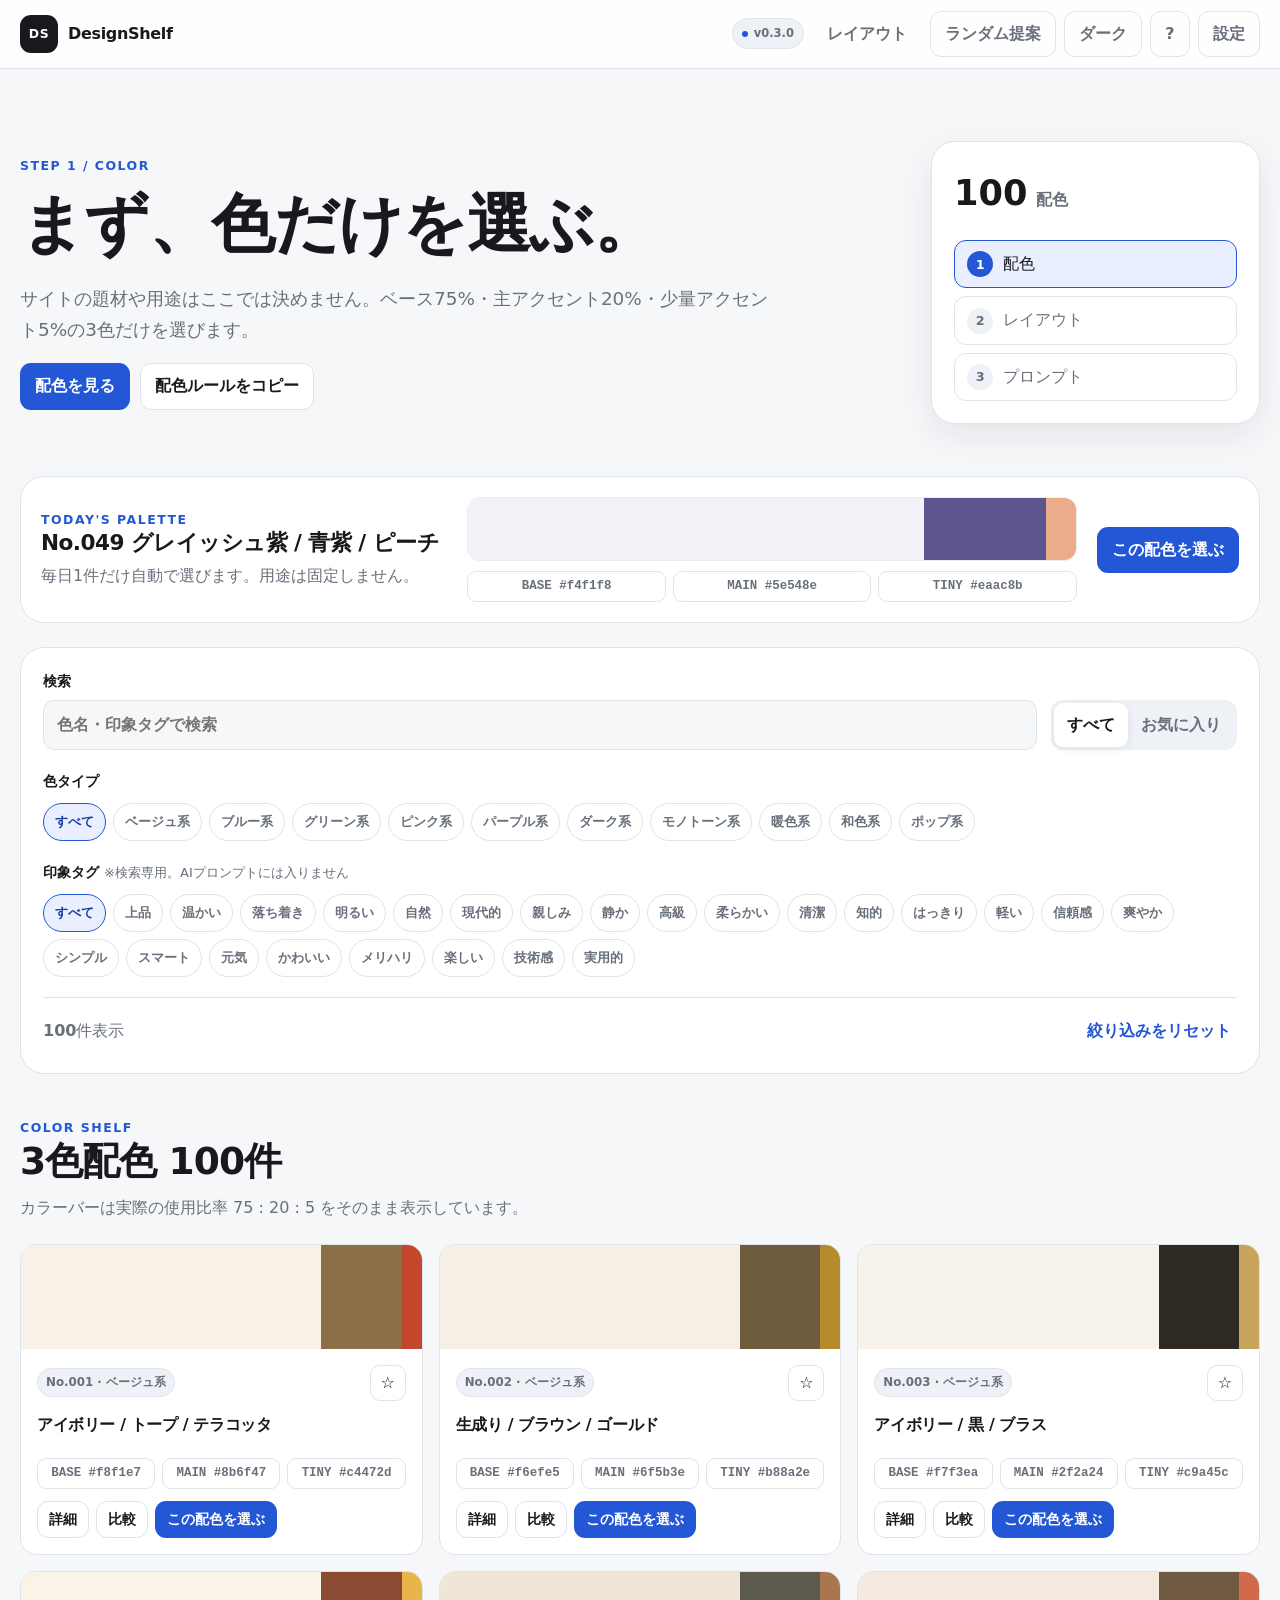
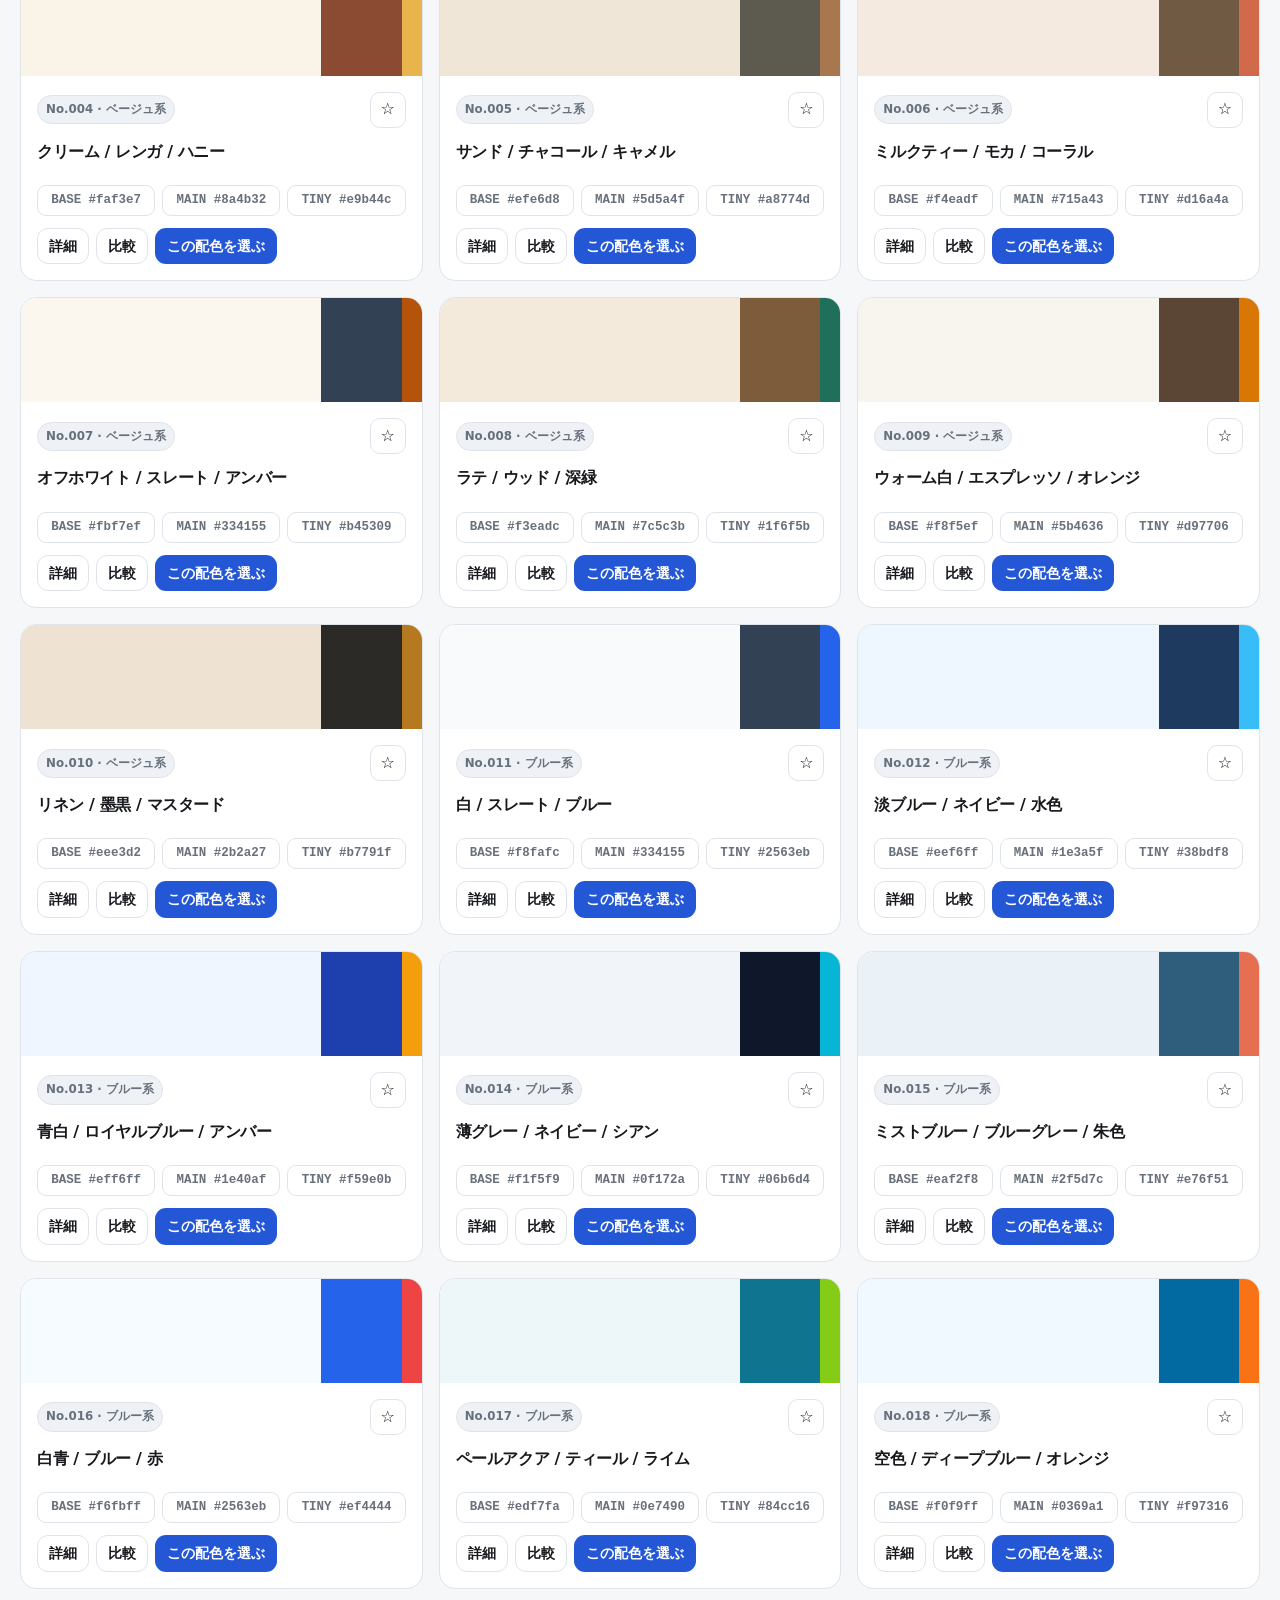
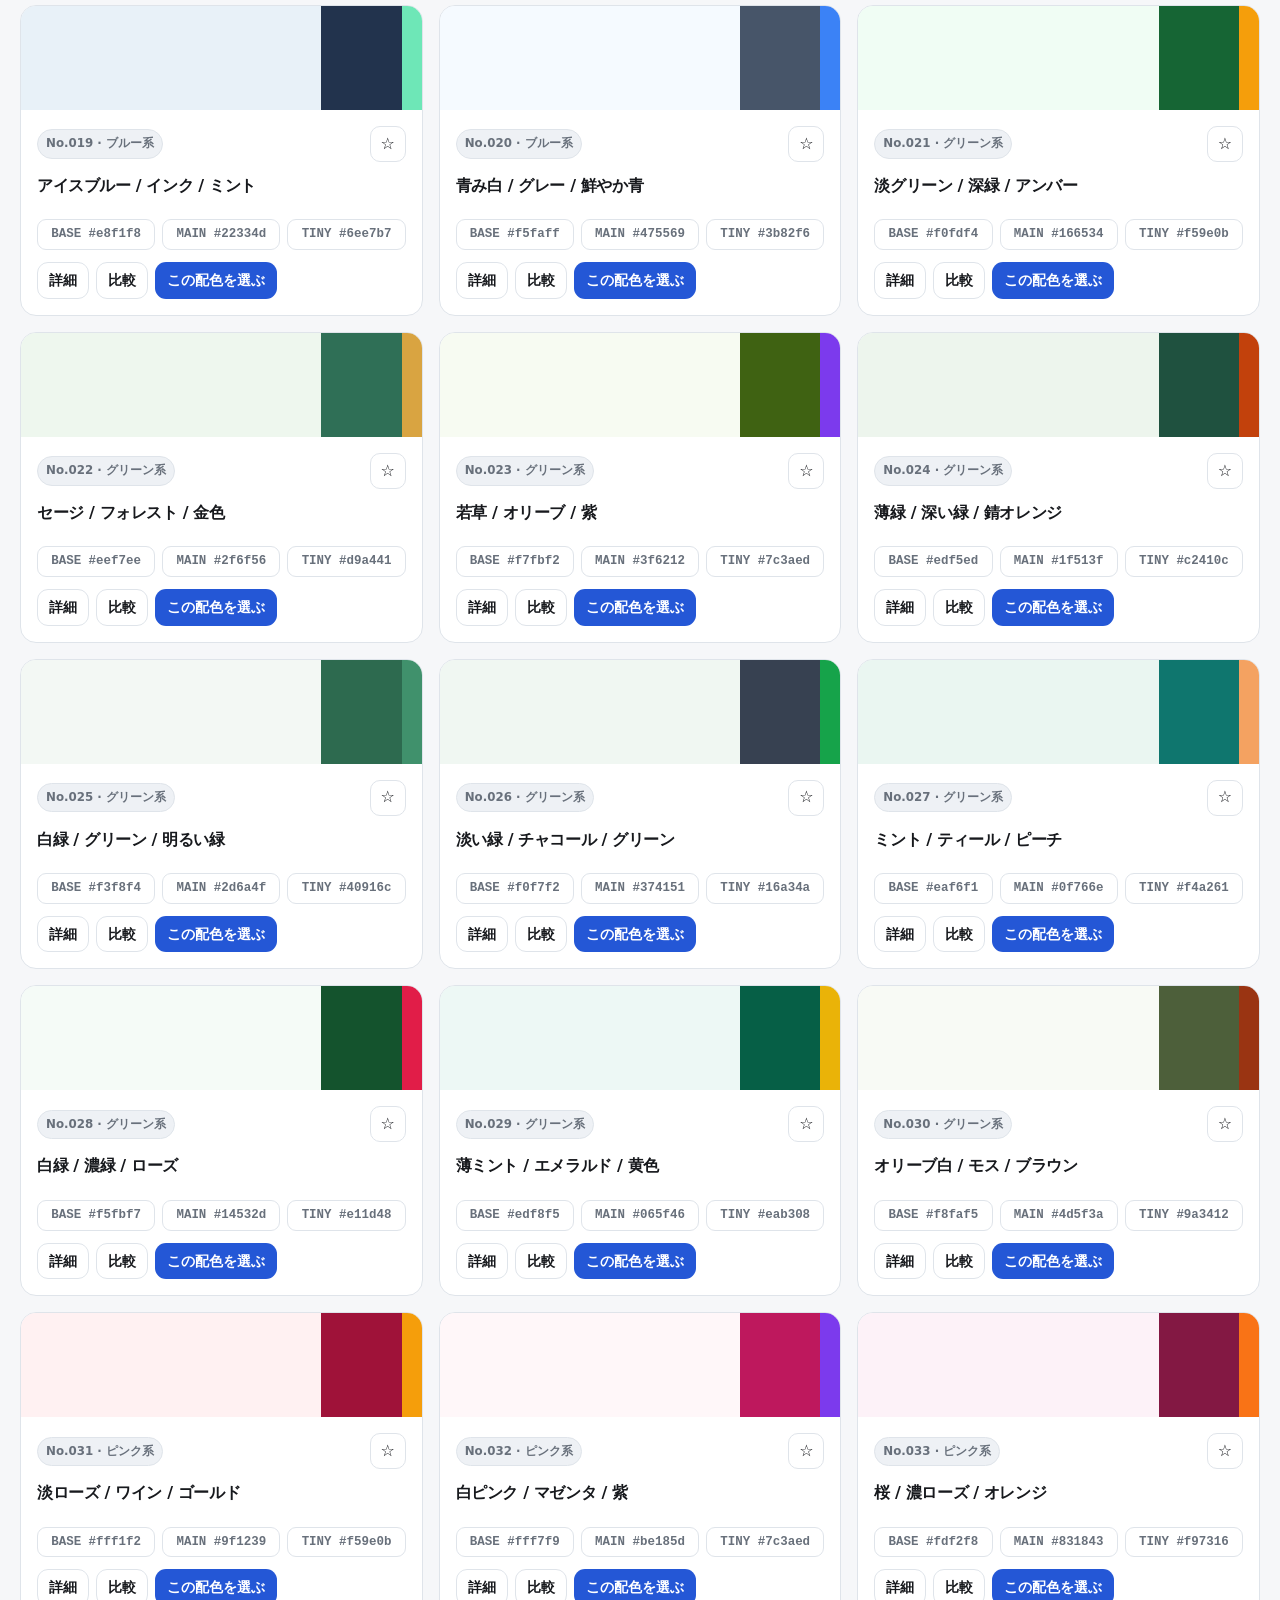
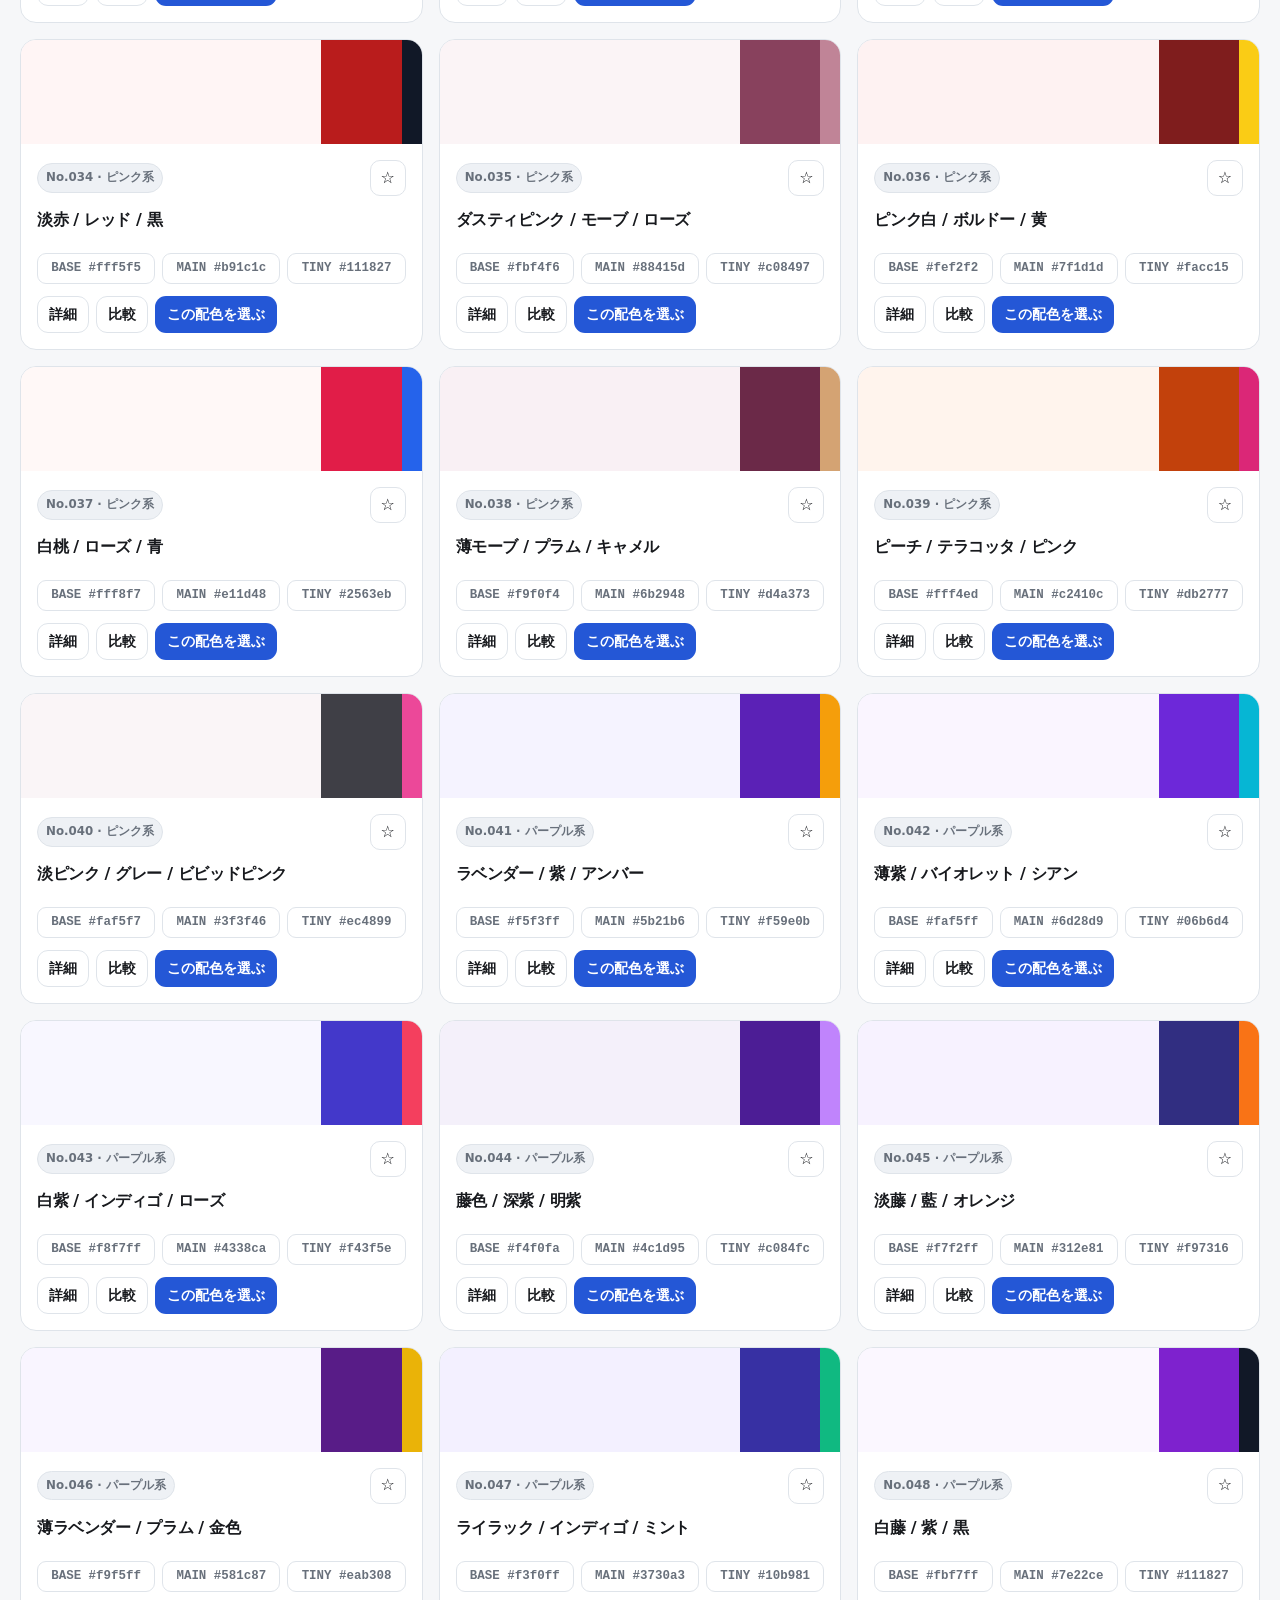
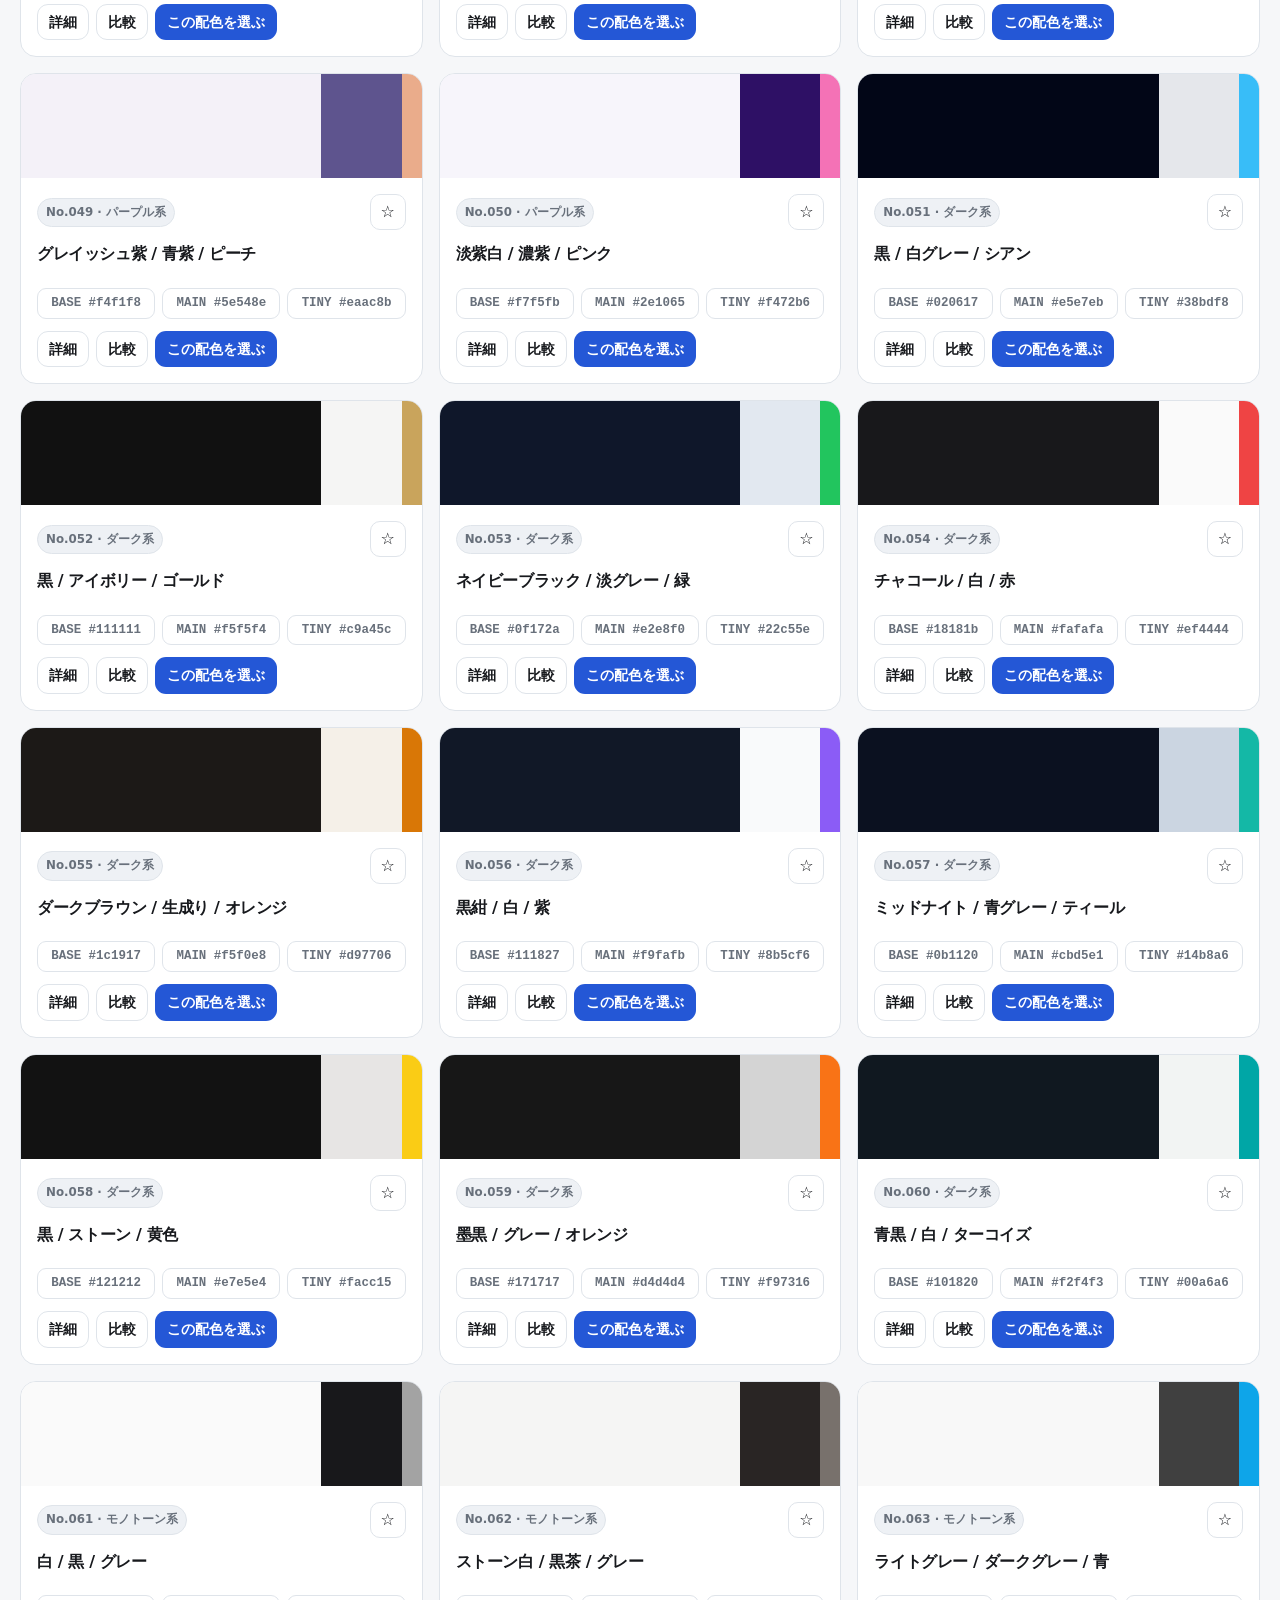
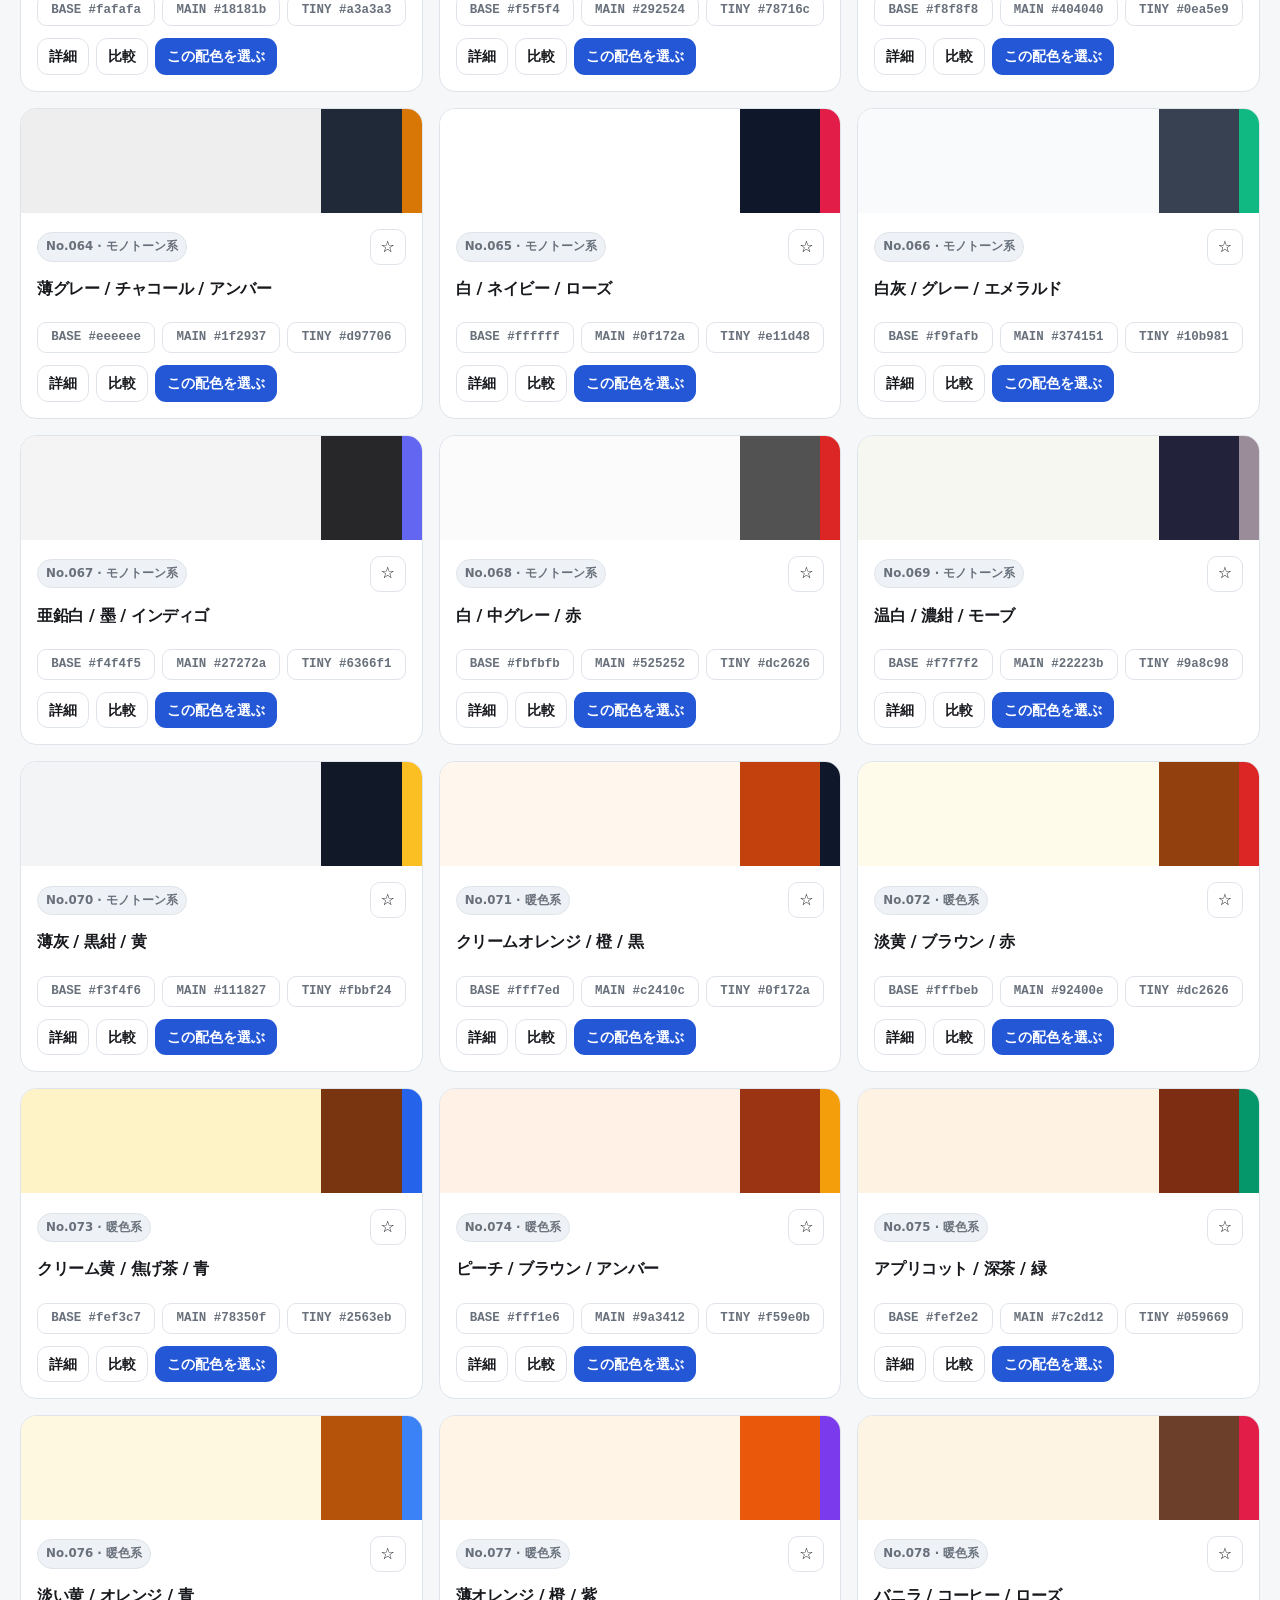
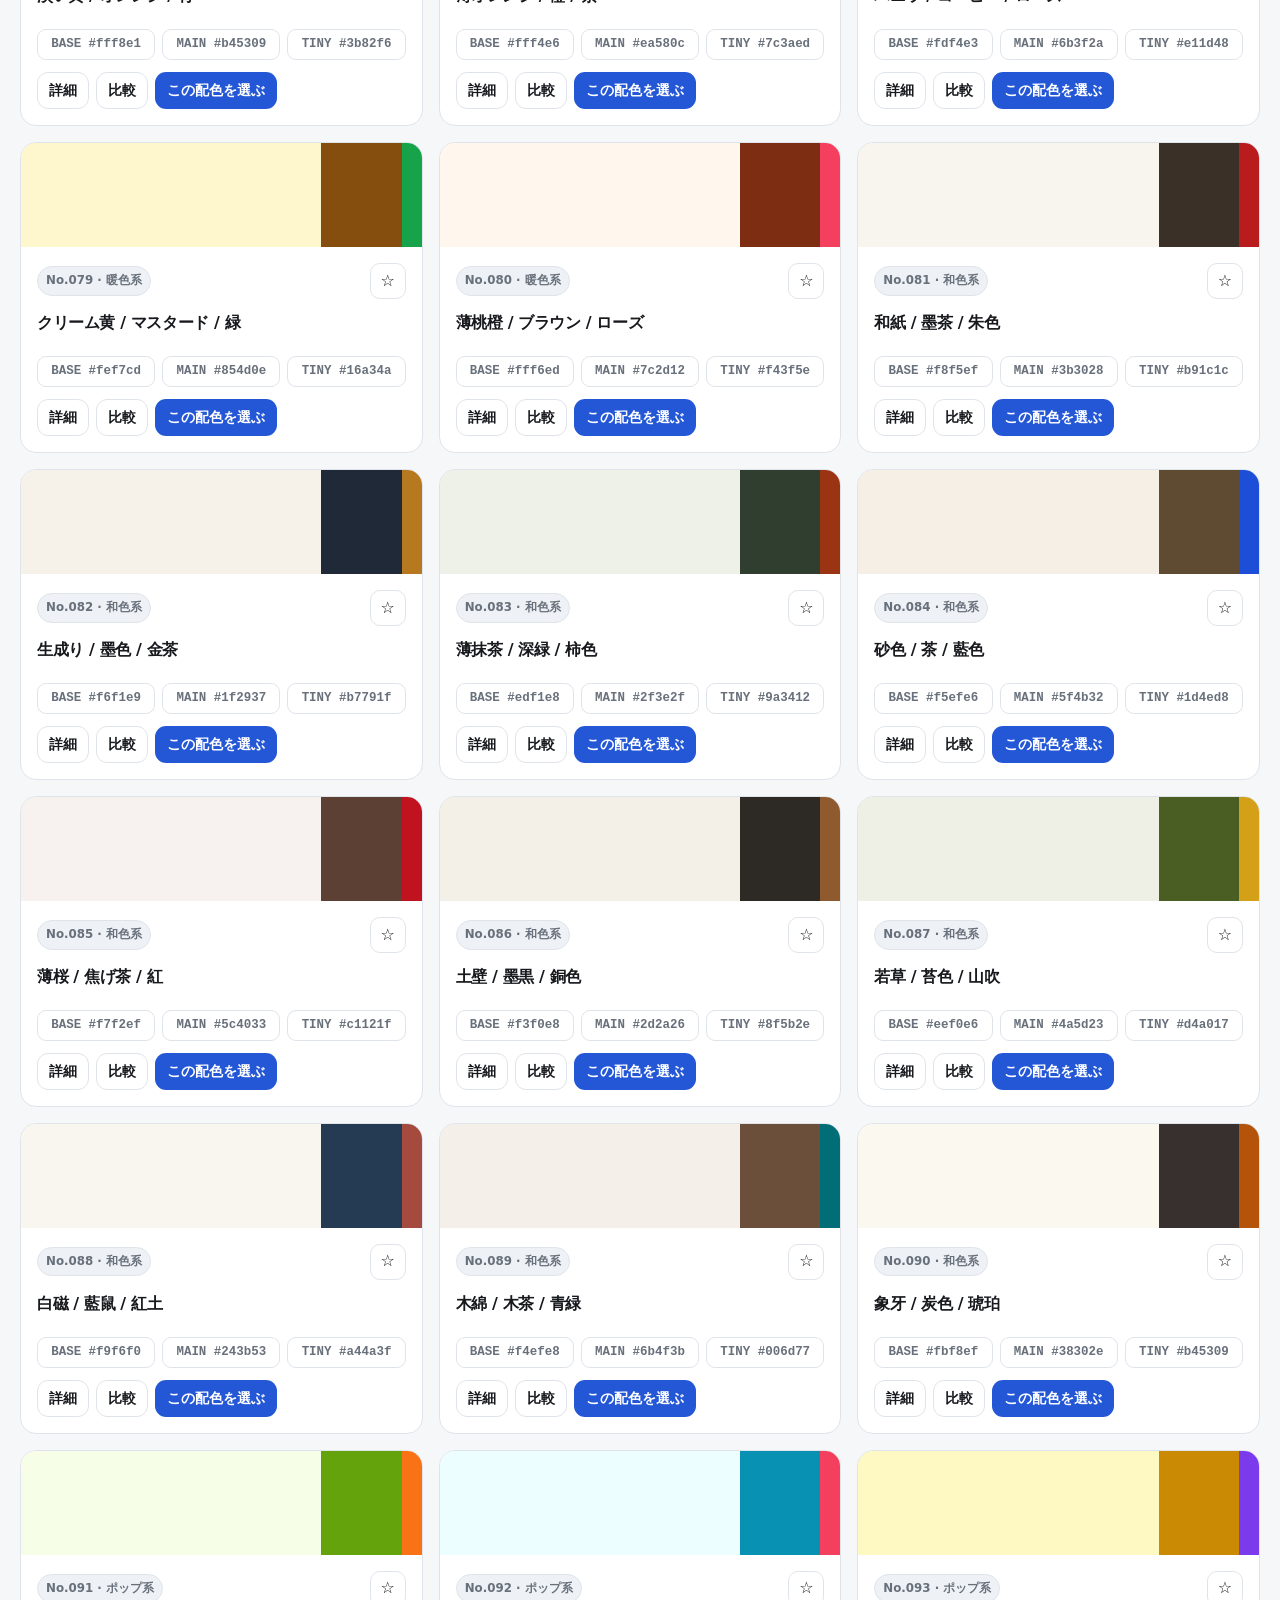
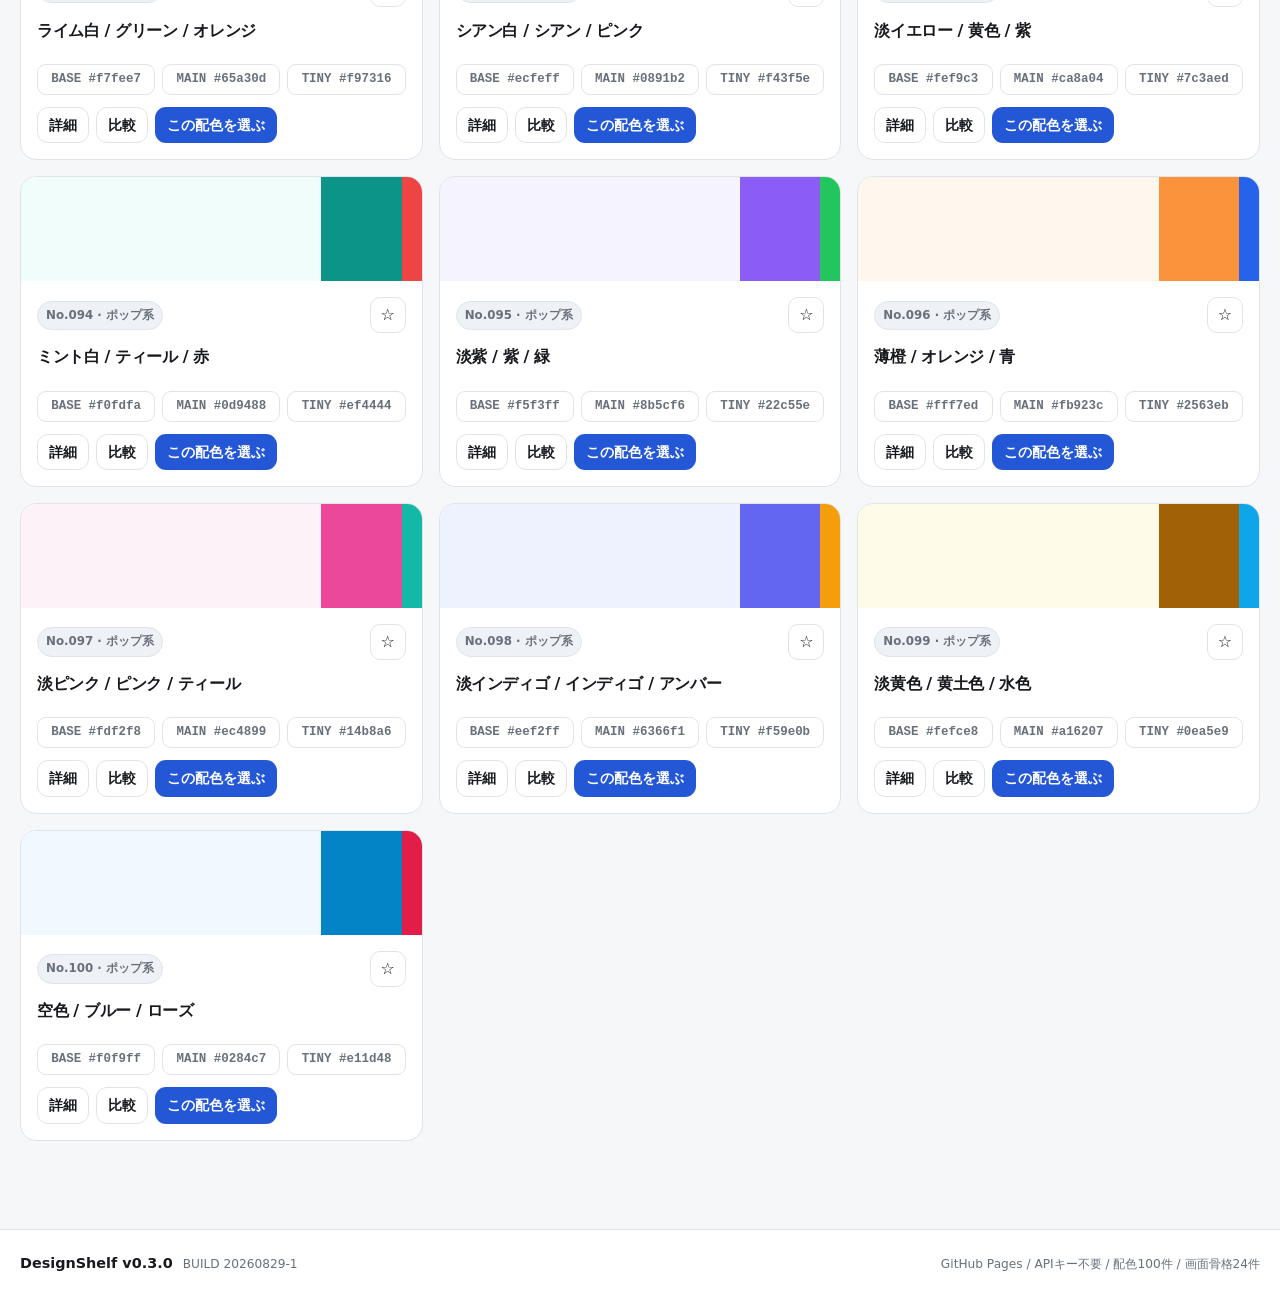
<file: index.html>
<!doctype html>
<html lang="ja">
<head>
  <meta charset="utf-8">
  <meta name="viewport" content="width=device-width, initial-scale=1">
  <title>DesignShelf | 配色とレイアウトを選んでAI用プロンプトを作る</title>
  <meta name="description" content="100件の3色配色と画面レイアウトを別々に選び、AIに貼れるWebデザイン指示を生成する静的ツール。">
  <script>
    try { const saved = localStorage.getItem('designShelf.theme'); document.documentElement.dataset.theme = saved || (matchMedia('(prefers-color-scheme: dark)').matches ? 'dark' : 'light'); } catch (_) {}
    try { const prefs = JSON.parse(localStorage.getItem('designShelf.preferences.v1') || '{}'); document.documentElement.dataset.density = prefs.compact ? 'compact' : 'comfortable'; document.documentElement.dataset.reduceMotion = prefs.reduceMotion ? '1' : '0'; } catch (_) {}
  </script>
  <link rel="stylesheet" href="css/base.css">
  <link rel="stylesheet" href="css/components.css">
  <link rel="stylesheet" href="css/shell.css">
  <link rel="stylesheet" href="css/pages.css">
</head>
<body data-page="palettes">
  <header class="site-header">
    <nav class="nav shell" aria-label="メインナビゲーション">
      <a class="brand" href="index.html" aria-label="DesignShelf ホーム">
        <span class="brand-mark">DS</span>
        <span>DesignShelf</span>
      </a>
      <div class="nav-actions">
        <a class="nav-link" href="layouts.html">レイアウト</a>
        <button class="button button-quiet" id="randomPaletteBtn" type="button">ランダム提案</button>
        <button class="button button-quiet" id="themeToggleBtn" type="button" aria-pressed="false">ダーク</button>
      </div>
    </nav>
  </header>

  <main>
    <section class="hero shell">
      <div class="hero-copy">
        <p class="kicker">STEP 1 / COLOR</p>
        <h1>まず、色だけを選ぶ。</h1>
        <p class="lead">サイトの題材や用途はここでは決めません。ベース75%・主アクセント20%・少量アクセント5%の3色だけを選びます。</p>
        <div class="hero-actions">
          <a class="button button-primary" href="#paletteShelf">配色を見る</a>
          <button class="button button-secondary" id="copyColorRuleBtn" type="button">配色ルールをコピー</button>
        </div>
      </div>
      <aside class="hero-panel" aria-label="DesignShelfの流れ">
        <div class="hero-stat"><strong id="totalPaletteCount">100</strong><span>配色</span></div>
        <ol class="mini-steps">
          <li class="is-current"><span>1</span>配色</li>
          <li><span>2</span>レイアウト</li>
          <li><span>3</span>プロンプト</li>
        </ol>
      </aside>
    </section>

    <section class="shell" id="dailySection">
      <div class="spotlight" id="dailySpotlight"></div>
    </section>

    <section class="shell tool-panel" aria-label="配色の検索と絞り込み">
      <div class="search-row">
        <label class="field grow" for="paletteSearchInput">
          <span>検索</span>
          <input id="paletteSearchInput" type="search" placeholder="色名・印象タグで検索" autocomplete="off">
        </label>
        <div class="segmented" aria-label="表示切り替え">
          <button class="segment is-active" id="allPalettesTab" type="button">すべて</button>
          <button class="segment" id="favoritesTab" type="button">お気に入り</button>
        </div>
      </div>
      <div class="filter-block">
        <p class="filter-label">色タイプ</p>
        <div class="chips" id="categoryChips"></div>
      </div>
      <div class="filter-block">
        <div class="filter-title-row">
          <p class="filter-label">印象タグ <span class="muted">※検索専用。AIプロンプトには入りません</span></p>
        </div>
        <div class="chips" id="tagChips"></div>
      </div>
      <div class="tool-footer">
        <p role="status" aria-live="polite"><strong id="paletteResultCount">0</strong>件表示</p>
        <button class="text-button" id="resetPaletteFiltersBtn" type="button">絞り込みをリセット</button>
      </div>
    </section>

    <section class="shell selection-banner" id="selectedPaletteBanner" hidden aria-live="polite"></section>

    <section class="shell recent-section" id="recentPaletteSection" hidden aria-labelledby="recentPaletteHeading">
      <div class="section-heading compact">
        <div>
          <p class="kicker">RECENT</p>
          <h2 id="recentPaletteHeading">最近選んだ配色</h2>
        </div>
      </div>
      <div class="recent-strip" id="recentPaletteGrid"></div>
    </section>

    <section class="shell compare-section" id="compareSection" hidden aria-labelledby="compareHeading">
      <div class="section-heading compact">
        <div>
          <p class="kicker">COMPARE</p>
          <h2 id="compareHeading">候補を3件まで比較</h2>
        </div>
        <button class="text-button" id="clearCompareBtn" type="button">比較を空にする</button>
      </div>
      <div class="compare-grid" id="compareGrid"></div>
    </section>

    <section class="shell shelf-section" id="paletteShelf" aria-labelledby="paletteShelfHeading">
      <div class="section-heading">
        <div>
          <p class="kicker">COLOR SHELF</p>
          <h2 id="paletteShelfHeading">3色配色 100件</h2>
          <p>カラーバーは実際の使用比率 75 : 20 : 5 をそのまま表示しています。</p>
        </div>
      </div>
      <div class="palette-grid" id="paletteGrid" aria-live="polite"></div>
      <div class="empty-state" id="paletteEmpty" hidden>
        <h3>条件に合う配色がありません。</h3>
        <p>検索語や絞り込みを少し広げるか、全100件からランダムで1件見てみてください。</p>
        <div class="empty-actions">
          <button class="button button-secondary" type="button" data-empty-action="reset">絞り込みを解除</button>
          <button class="button button-primary" type="button" data-empty-action="random">100件からランダム</button>
        </div>
      </div>
    </section>
  </main>

  <dialog class="dialog" id="paletteDialog">
    <div class="dialog-card">
      <button class="dialog-close" id="closePaletteDialogBtn" type="button" aria-label="閉じる">×</button>
      <div id="paletteDialogBody"></div>
    </div>
  </dialog>

  <div class="toast" id="toast" role="status" aria-live="polite"></div>
  <script type="module" src="js/shell.js"></script>
  <script type="module" src="js/colors.js"></script>
</body>
</html>
</file>
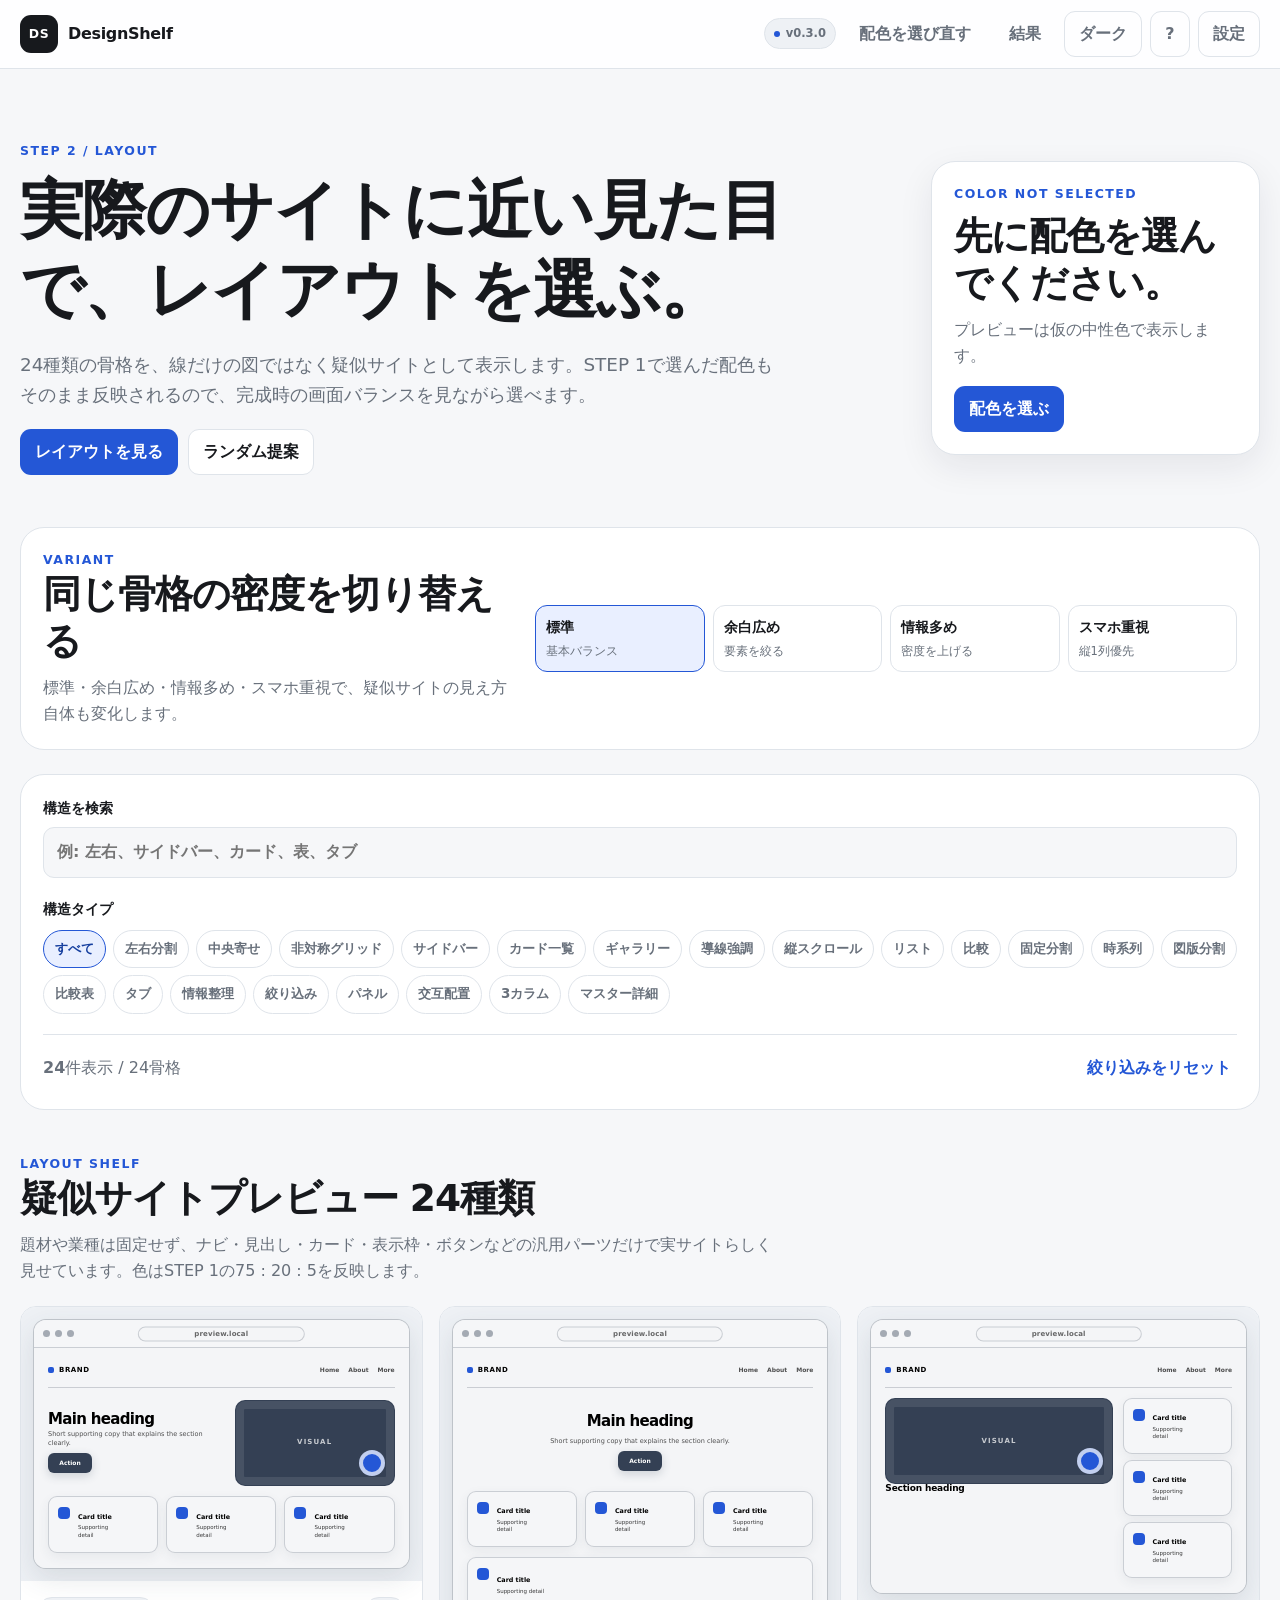
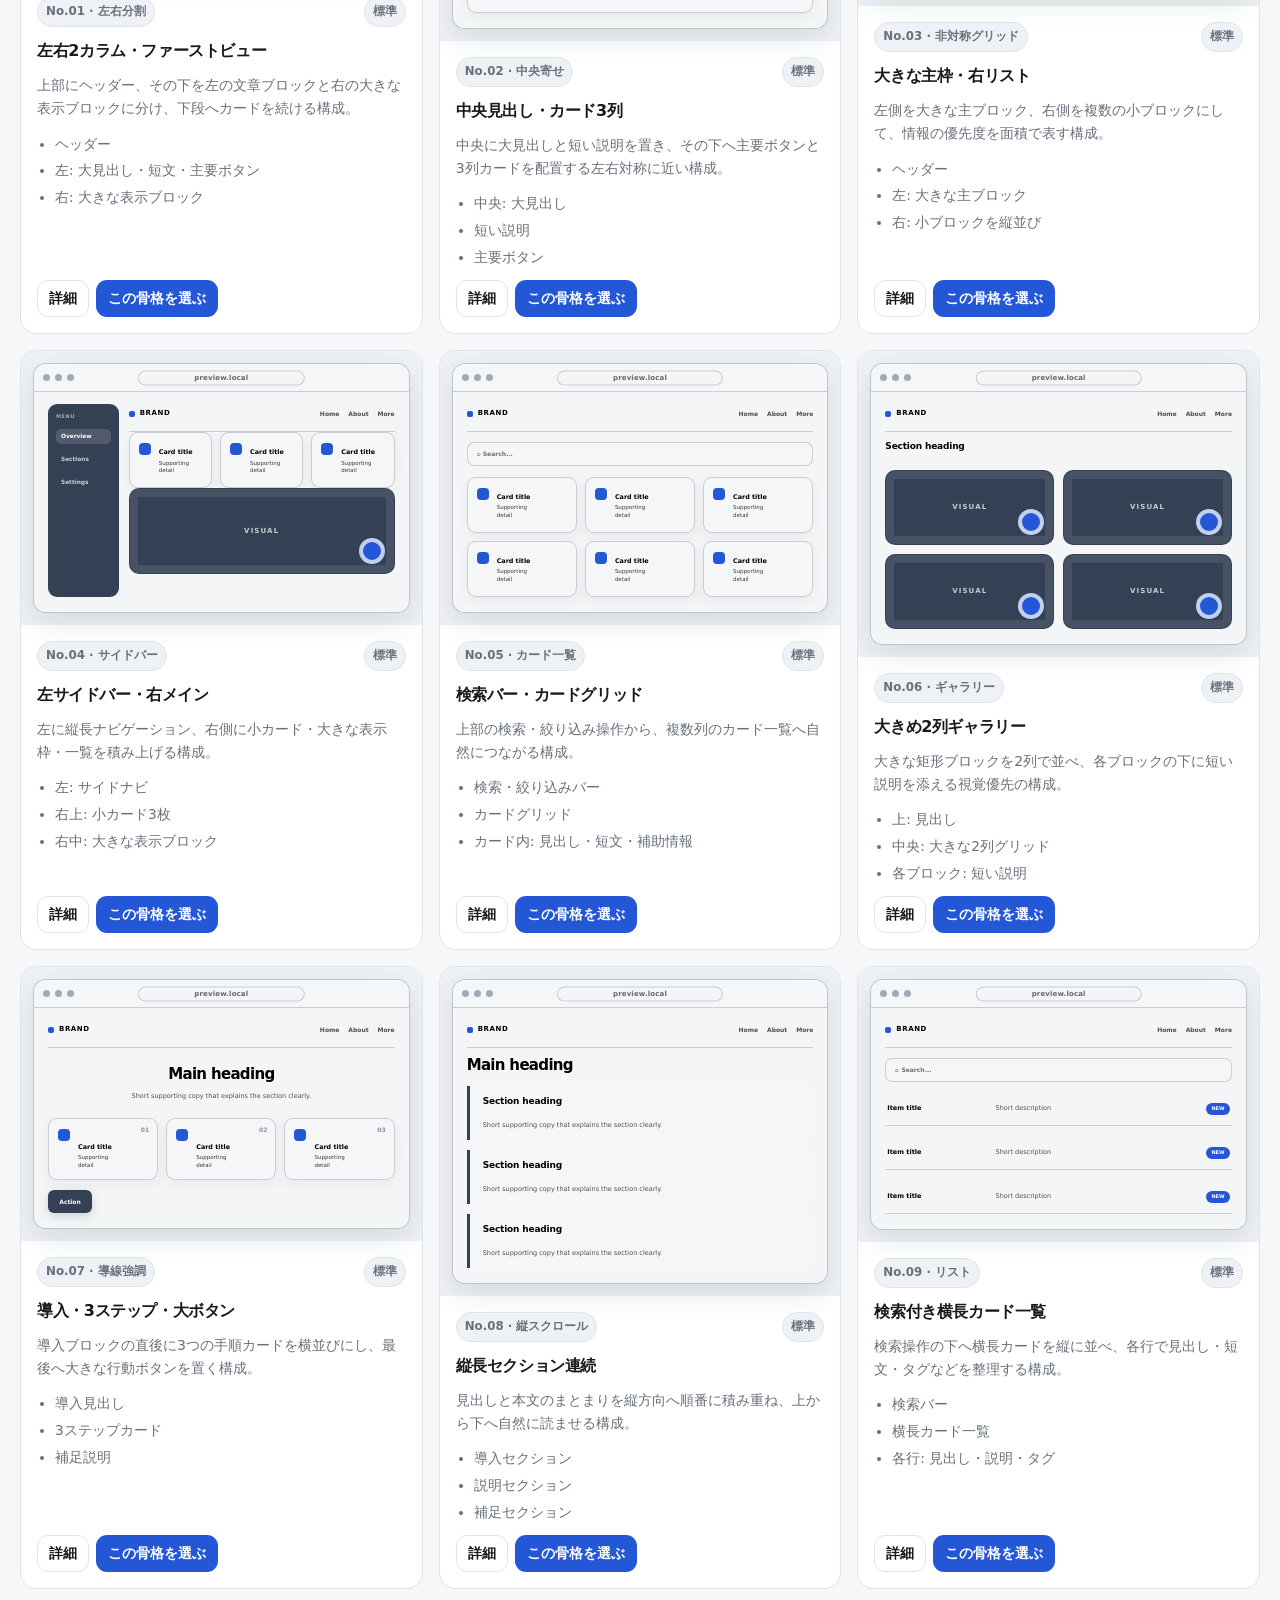
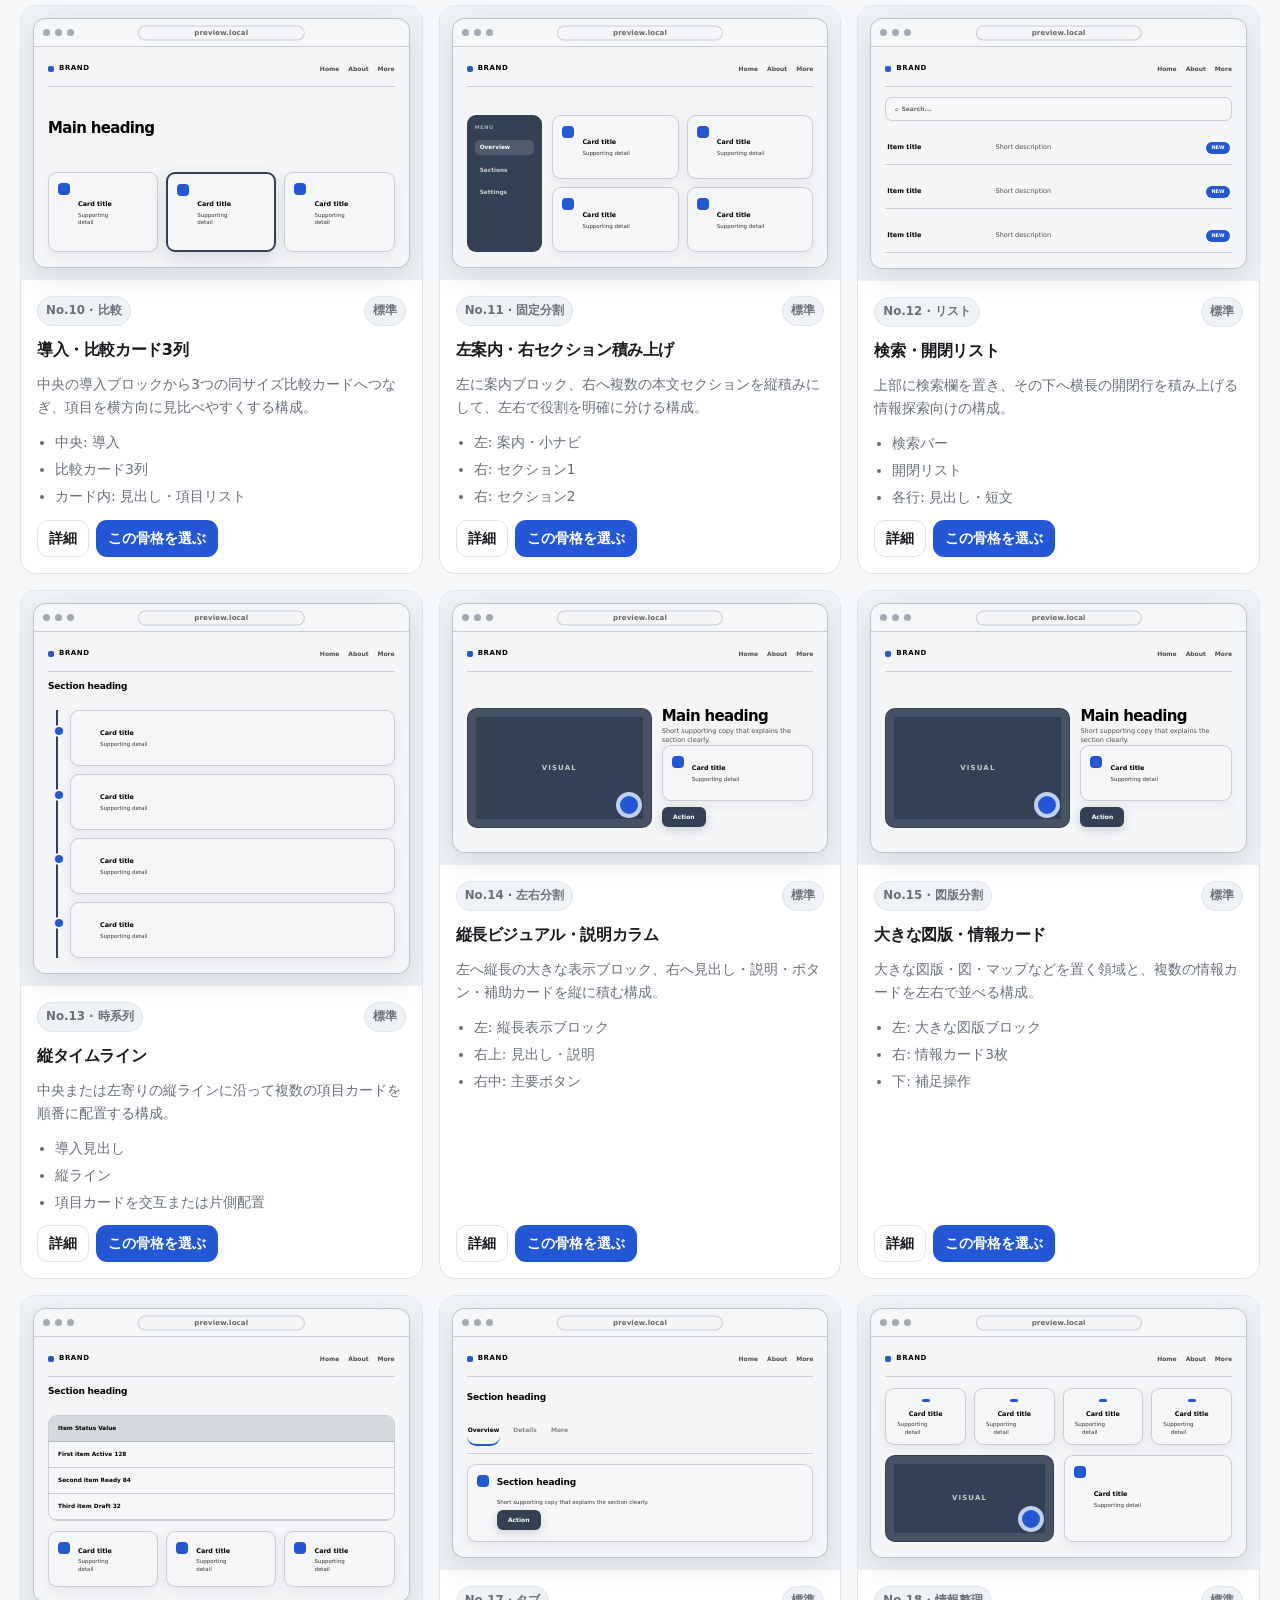
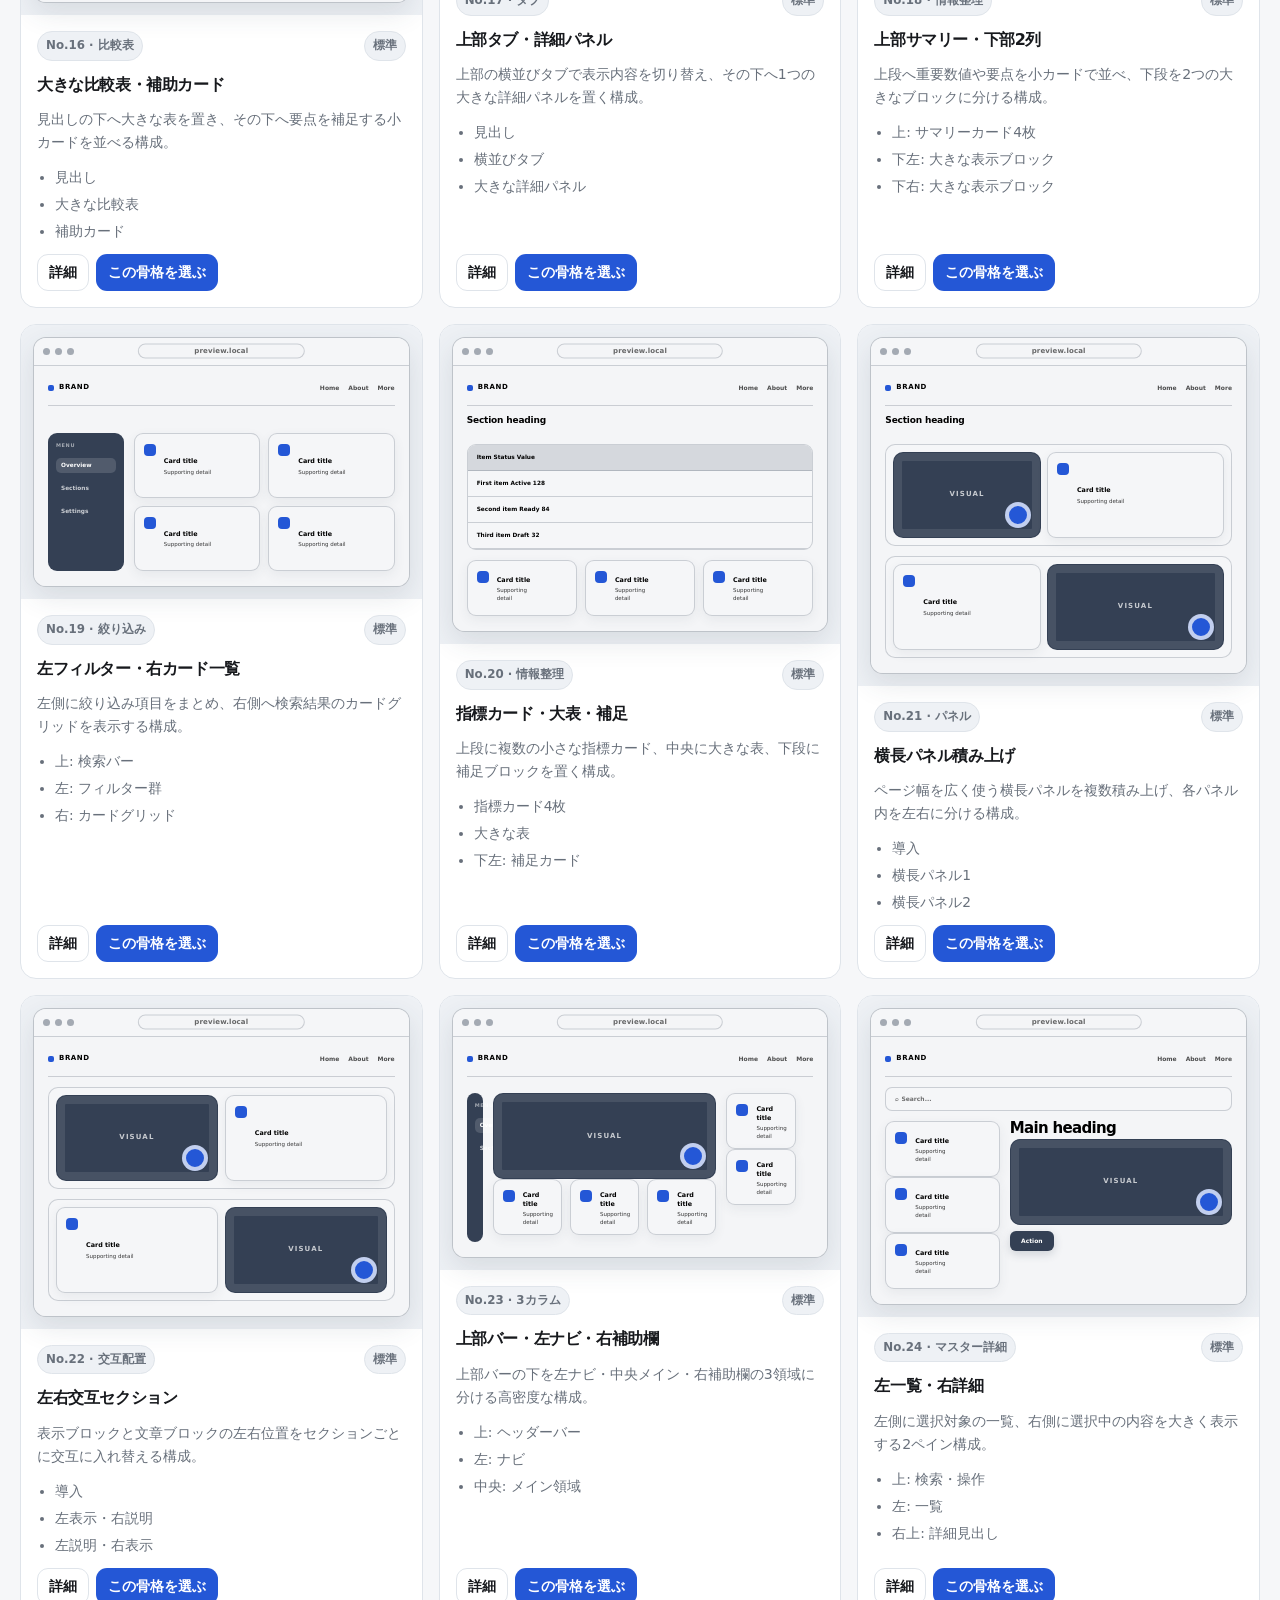
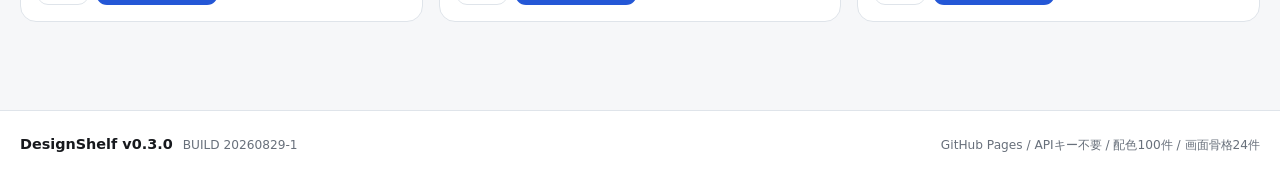
<file: layouts.html>
<!doctype html>
<html lang="ja">
<head>
  <meta charset="utf-8">
  <meta name="viewport" content="width=device-width, initial-scale=1">
  <title>DesignShelf | レイアウトを選ぶ</title>
  <meta name="description" content="選んだ配色を反映した、実サイト風の疑似プレビュー24種類からレイアウトを選ぶページ。">
  <script>
    try { const saved = localStorage.getItem('designShelf.theme'); document.documentElement.dataset.theme = saved || (matchMedia('(prefers-color-scheme: dark)').matches ? 'dark' : 'light'); } catch (_) {}
    try { const prefs = JSON.parse(localStorage.getItem('designShelf.preferences.v1') || '{}'); document.documentElement.dataset.density = prefs.compact ? 'compact' : 'comfortable'; document.documentElement.dataset.reduceMotion = prefs.reduceMotion ? '1' : '0'; } catch (_) {}
  </script>
  <link rel="stylesheet" href="css/base.css">
  <link rel="stylesheet" href="css/components.css">
  <link rel="stylesheet" href="css/shell.css">
  <link rel="stylesheet" href="css/pages.css">
  <link rel="stylesheet" href="css/site-preview.css">
</head>
<body data-page="layouts">
  <header class="site-header">
    <nav class="nav shell" aria-label="メインナビゲーション">
      <a class="brand" href="index.html" aria-label="DesignShelf ホーム">
        <span class="brand-mark">DS</span>
        <span>DesignShelf</span>
      </a>
      <div class="nav-actions">
        <a class="nav-link" href="index.html">配色を選び直す</a>
        <a class="nav-link" href="result.html">結果</a>
        <button class="button button-quiet" id="themeToggleBtn" type="button" aria-pressed="false">ダーク</button>
      </div>
    </nav>
  </header>

  <main>
    <section class="hero shell">
      <div class="hero-copy">
        <p class="kicker">STEP 2 / LAYOUT</p>
        <h1>実際のサイトに近い見た目で、レイアウトを選ぶ。</h1>
        <p class="lead">24種類の骨格を、線だけの図ではなく疑似サイトとして表示します。STEP 1で選んだ配色もそのまま反映されるので、完成時の画面バランスを見ながら選べます。</p>
        <div class="hero-actions">
          <a class="button button-primary" href="#layoutShelf">レイアウトを見る</a>
          <button class="button button-secondary" id="randomLayoutBtn" type="button">ランダム提案</button>
        </div>
      </div>
      <aside class="hero-panel" id="selectedPalettePanel" aria-label="選択中の配色"></aside>
    </section>

    <section class="shell variant-panel" aria-labelledby="variantHeading">
      <div>
        <p class="kicker">VARIANT</p>
        <h2 id="variantHeading">同じ骨格の密度を切り替える</h2>
        <p>標準・余白広め・情報多め・スマホ重視で、疑似サイトの見え方自体も変化します。</p>
      </div>
      <div class="variant-options" id="variantOptions" role="radiogroup" aria-label="レイアウトのバリエーション"></div>
    </section>

    <section class="shell tool-panel" aria-label="レイアウトの検索と絞り込み">
      <div class="search-row">
        <label class="field grow" for="layoutSearchInput">
          <span>構造を検索</span>
          <input id="layoutSearchInput" type="search" placeholder="例: 左右、サイドバー、カード、表、タブ" autocomplete="off">
        </label>
      </div>
      <div class="filter-block">
        <p class="filter-label">構造タイプ</p>
        <div class="chips" id="layoutTypeChips"></div>
      </div>
      <div class="tool-footer">
        <p role="status" aria-live="polite"><strong id="layoutResultCount">0</strong>件表示 / 24骨格</p>
        <button class="text-button" id="resetLayoutFiltersBtn" type="button">絞り込みをリセット</button>
      </div>
    </section>

    <section class="shell recent-section" id="recentLayoutSection" hidden aria-labelledby="recentLayoutHeading">
      <div class="section-heading compact">
        <div>
          <p class="kicker">RECENT</p>
          <h2 id="recentLayoutHeading">最近選んだ骨格</h2>
        </div>
      </div>
      <div class="recent-strip" id="recentLayoutGrid"></div>
    </section>

    <section class="shell shelf-section" id="layoutShelf" aria-labelledby="layoutShelfHeading">
      <div class="section-heading">
        <div>
          <p class="kicker">LAYOUT SHELF</p>
          <h2 id="layoutShelfHeading">疑似サイトプレビュー 24種類</h2>
          <p>題材や業種は固定せず、ナビ・見出し・カード・表示枠・ボタンなどの汎用パーツだけで実サイトらしく見せています。色はSTEP 1の75 : 20 : 5を反映します。</p>
        </div>
      </div>
      <div class="layout-grid" id="layoutGrid" aria-live="polite"></div>
      <div class="empty-state" id="layoutEmpty" hidden>
        <h3>条件に合う骨格がありません。</h3>
        <p>検索語か構造タイプを解除するか、24骨格からランダム提案を試してください。</p>
        <div class="empty-actions">
          <button class="button button-secondary" type="button" data-empty-action="reset">絞り込みを解除</button>
          <button class="button button-primary" type="button" data-empty-action="random">24骨格からランダム</button>
        </div>
      </div>
    </section>
  </main>

  <dialog class="dialog" id="layoutDialog">
    <div class="dialog-card dialog-card-wide">
      <button class="dialog-close" id="closeLayoutDialogBtn" type="button" aria-label="閉じる">×</button>
      <div id="layoutDialogBody"></div>
    </div>
  </dialog>

  <div class="toast" id="toast" role="status" aria-live="polite"></div>
  <script type="module" src="js/shell.js"></script>
  <script type="module" src="js/layouts.js"></script>
</body>
</html>
</file>
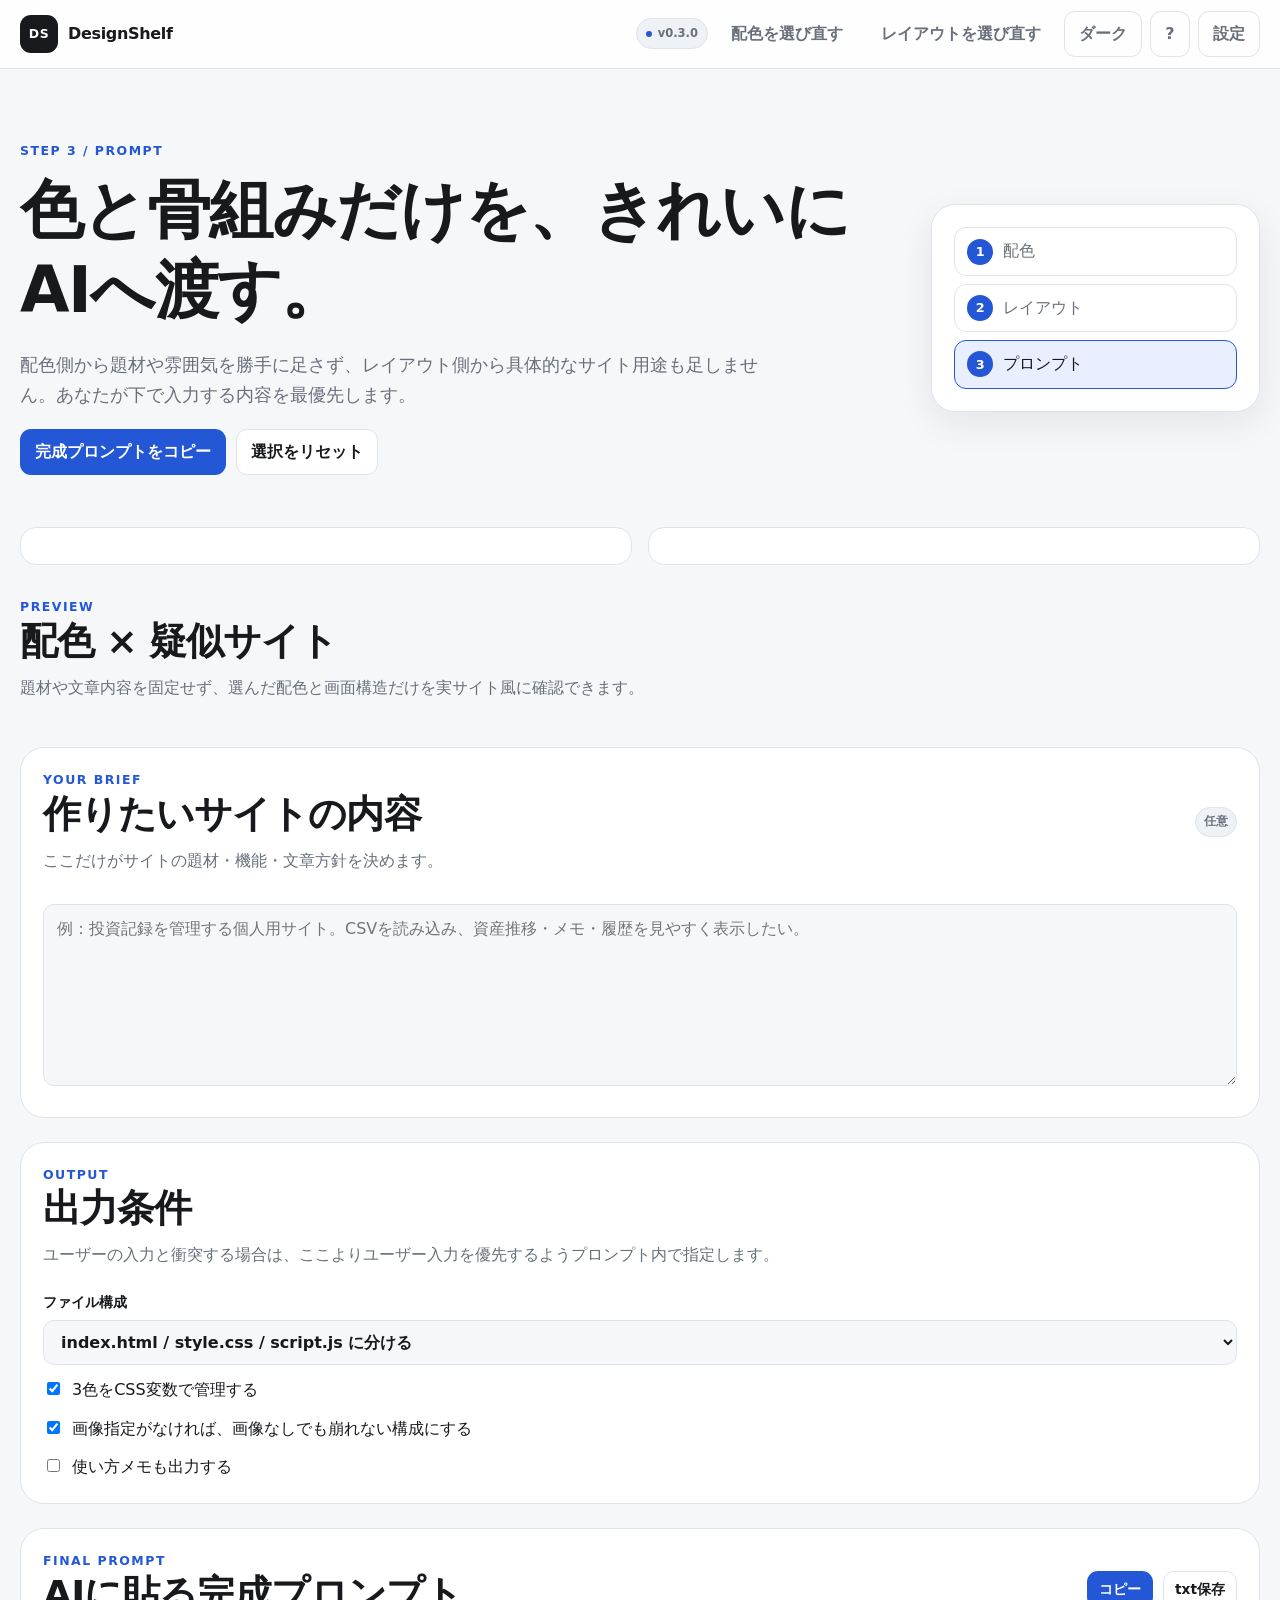
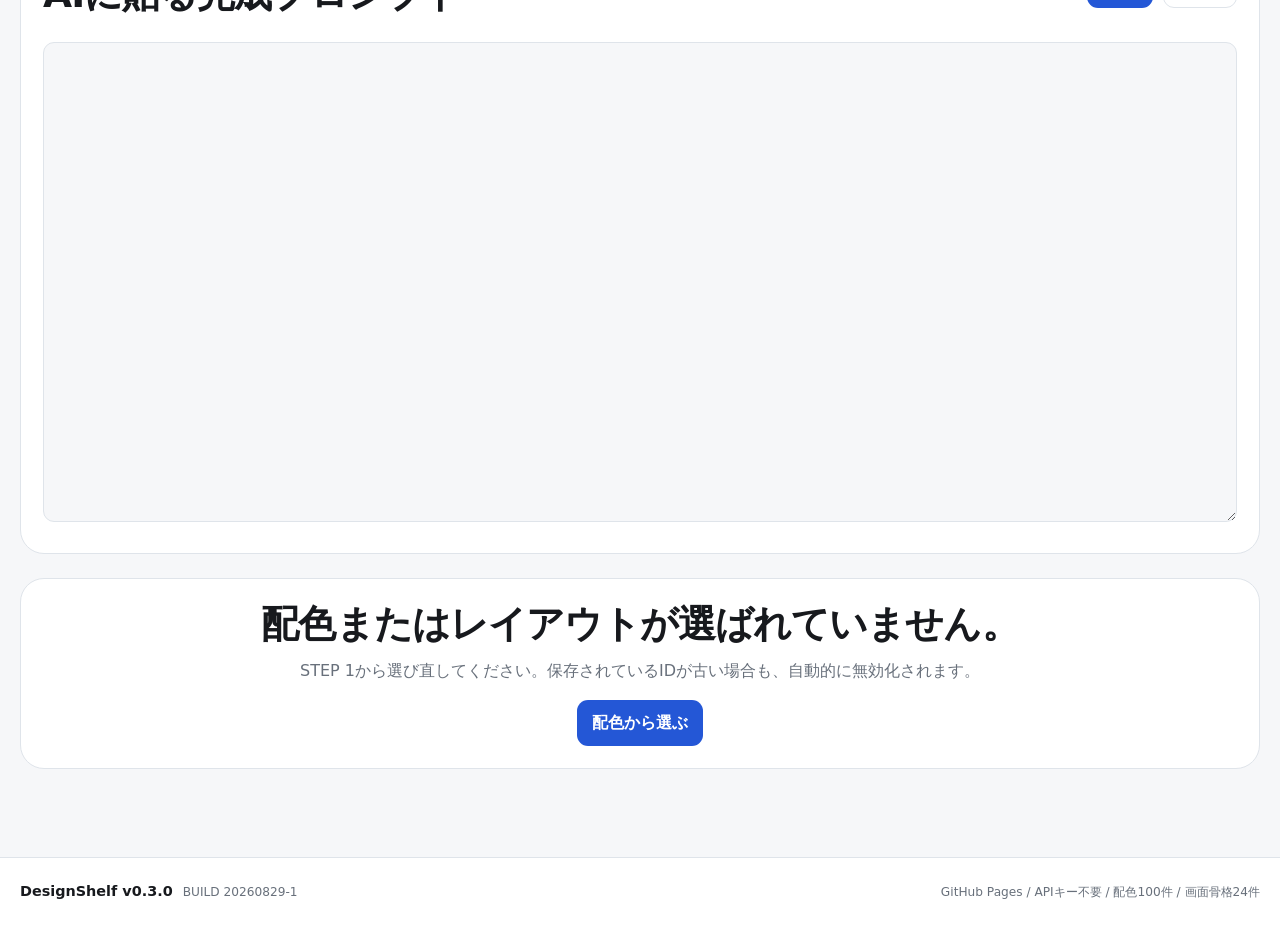
<file: result.html>
<!doctype html>
<html lang="ja">
<head>
  <meta charset="utf-8">
  <meta name="viewport" content="width=device-width, initial-scale=1">
  <title>DesignShelf | AI用プロンプト</title>
  <meta name="description" content="選んだ配色とレイアウトを合成し、AIに貼れるWebデザイン指示を生成するページ。">
  <script>
    try { const saved = localStorage.getItem('designShelf.theme'); document.documentElement.dataset.theme = saved || (matchMedia('(prefers-color-scheme: dark)').matches ? 'dark' : 'light'); } catch (_) {}
    try { const prefs = JSON.parse(localStorage.getItem('designShelf.preferences.v1') || '{}'); document.documentElement.dataset.density = prefs.compact ? 'compact' : 'comfortable'; document.documentElement.dataset.reduceMotion = prefs.reduceMotion ? '1' : '0'; } catch (_) {}
  </script>
  <link rel="stylesheet" href="css/base.css">
  <link rel="stylesheet" href="css/components.css">
  <link rel="stylesheet" href="css/shell.css">
  <link rel="stylesheet" href="css/pages.css">
  <link rel="stylesheet" href="css/site-preview.css">
</head>
<body data-page="result">
  <header class="site-header">
    <nav class="nav shell" aria-label="メインナビゲーション">
      <a class="brand" href="index.html" aria-label="DesignShelf ホーム">
        <span class="brand-mark">DS</span>
        <span>DesignShelf</span>
      </a>
      <div class="nav-actions">
        <a class="nav-link" href="index.html">配色を選び直す</a>
        <a class="nav-link" href="layouts.html">レイアウトを選び直す</a>
        <button class="button button-quiet" id="themeToggleBtn" type="button" aria-pressed="false">ダーク</button>
      </div>
    </nav>
  </header>

  <main>
    <section class="hero shell">
      <div class="hero-copy">
        <p class="kicker">STEP 3 / PROMPT</p>
        <h1>色と骨組みだけを、きれいにAIへ渡す。</h1>
        <p class="lead">配色側から題材や雰囲気を勝手に足さず、レイアウト側から具体的なサイト用途も足しません。あなたが下で入力する内容を最優先します。</p>
        <div class="hero-actions">
          <button class="button button-primary" id="copyPromptTopBtn" type="button">完成プロンプトをコピー</button>
          <button class="button button-secondary" id="clearSelectionBtn" type="button">選択をリセット</button>
        </div>
      </div>
      <aside class="hero-panel">
        <ol class="mini-steps">
          <li class="is-done"><span>1</span>配色</li>
          <li class="is-done"><span>2</span>レイアウト</li>
          <li class="is-current"><span>3</span>プロンプト</li>
        </ol>
      </aside>
    </section>

    <section class="shell result-content" id="resultContent" hidden>
      <div class="summary-grid">
        <article class="summary-card" id="paletteSummary"></article>
        <article class="summary-card" id="layoutSummary"></article>
      </div>

      <section class="preview-section" aria-labelledby="combinedPreviewHeading">
        <div class="section-heading compact">
          <div>
            <p class="kicker">PREVIEW</p>
            <h2 id="combinedPreviewHeading">配色 × 疑似サイト</h2>
            <p>題材や文章内容を固定せず、選んだ配色と画面構造だけを実サイト風に確認できます。</p>
          </div>
        </div>
        <div id="combinedPreview"></div>
      </section>

      <section class="brief-card" aria-labelledby="briefHeading">
        <div class="section-heading compact">
          <div>
            <p class="kicker">YOUR BRIEF</p>
            <h2 id="briefHeading">作りたいサイトの内容</h2>
            <p>ここだけがサイトの題材・機能・文章方針を決めます。</p>
          </div>
          <span class="badge">任意</span>
        </div>
        <textarea id="siteBriefInput" rows="6" placeholder="例：投資記録を管理する個人用サイト。CSVを読み込み、資産推移・メモ・履歴を見やすく表示したい。"></textarea>
      </section>

      <section class="options-card" aria-labelledby="outputHeading">
        <div class="section-heading compact">
          <div>
            <p class="kicker">OUTPUT</p>
            <h2 id="outputHeading">出力条件</h2>
            <p>ユーザーの入力と衝突する場合は、ここよりユーザー入力を優先するようプロンプト内で指定します。</p>
          </div>
        </div>
        <div class="options-grid">
          <label class="field" for="outputFormatSelect">
            <span>ファイル構成</span>
            <select id="outputFormatSelect">
              <option value="split">index.html / style.css / script.js に分ける</option>
              <option value="single">1つのHTMLファイルにまとめる</option>
              <option value="project">README・作業報告書つきの小プロジェクト</option>
            </select>
          </label>
          <label class="check-row"><input id="cssVarsOption" type="checkbox" checked><span>3色をCSS変数で管理する</span></label>
          <label class="check-row"><input id="placeholderOption" type="checkbox" checked><span>画像指定がなければ、画像なしでも崩れない構成にする</span></label>
          <label class="check-row"><input id="usageNoteOption" type="checkbox"><span>使い方メモも出力する</span></label>
        </div>
      </section>

      <section class="prompt-card" aria-labelledby="promptHeading">
        <div class="section-heading compact prompt-heading-row">
          <div>
            <p class="kicker">FINAL PROMPT</p>
            <h2 id="promptHeading">AIに貼る完成プロンプト</h2>
          </div>
          <div class="inline-actions">
            <button class="button button-primary button-small" id="copyPromptBtn" type="button">コピー</button>
            <button class="button button-secondary button-small" id="downloadPromptBtn" type="button">txt保存</button>
          </div>
        </div>
        <textarea class="prompt-output" id="promptOutput" readonly></textarea>
      </section>
    </section>

    <section class="shell missing-card" id="missingSelection" hidden>
      <h2>配色またはレイアウトが選ばれていません。</h2>
      <p>STEP 1から選び直してください。保存されているIDが古い場合も、自動的に無効化されます。</p>
      <a class="button button-primary" href="index.html">配色から選ぶ</a>
    </section>
  </main>

  <div class="toast" id="toast" role="status" aria-live="polite"></div>
  <script type="module" src="js/shell.js"></script>
  <script type="module" src="js/result.js"></script>
</body>
</html>
</file>
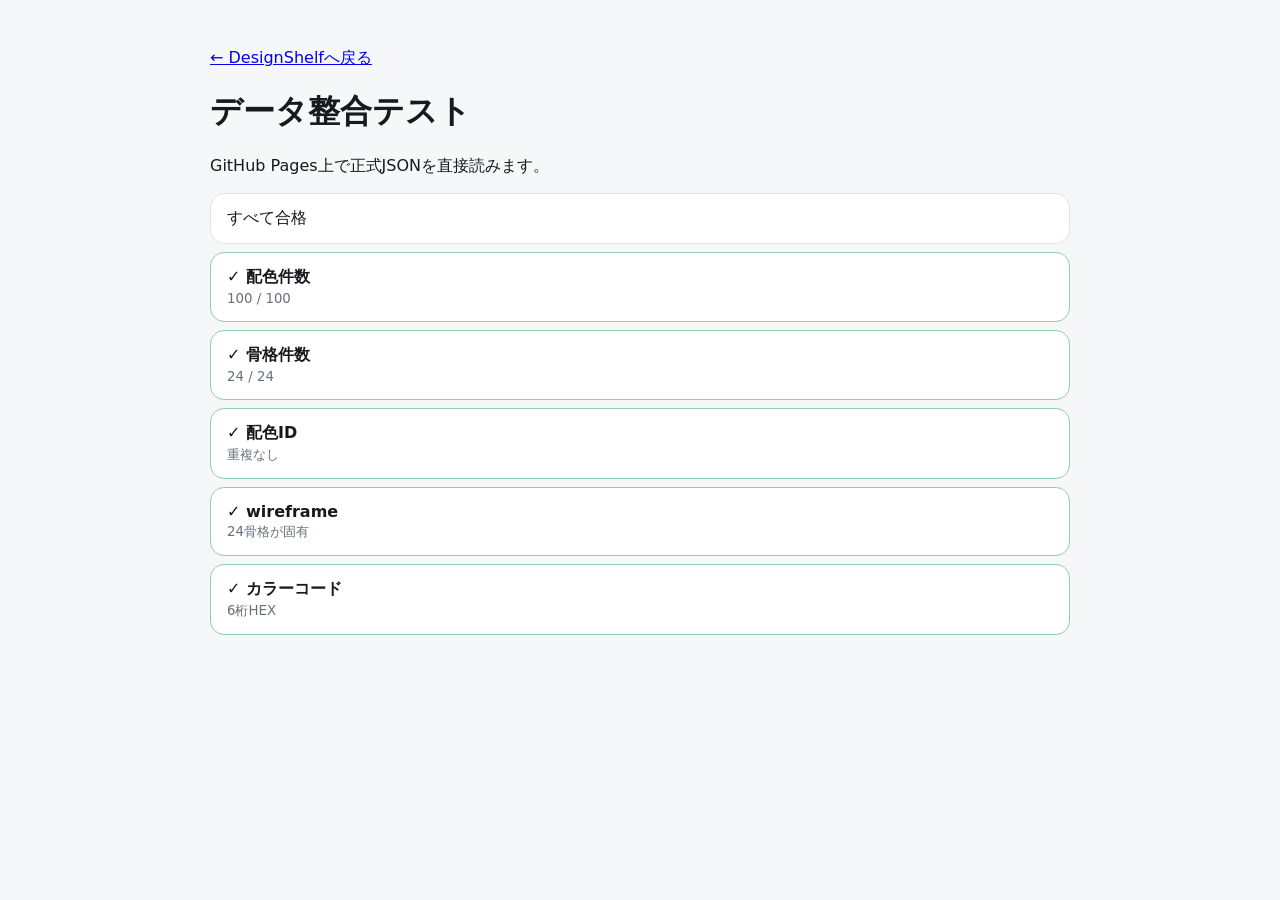
<file: tests/data-integrity.html>
<!doctype html><html lang="ja"><head><meta charset="utf-8"><meta name="viewport" content="width=device-width,initial-scale=1"><title>DesignShelf Data Integrity Test</title><style>body{font-family:system-ui;max-width:860px;margin:auto;padding:32px 18px;background:#f6f7f9;color:#17191d}.row,.summary{background:#fff;border:1px solid #dfe4ea;border-radius:14px;padding:14px 16px;margin:8px 0}.ok{border-color:#8fd0a7}.ng{border-color:#ef9a9a}small{color:#68707b}</style></head><body><p><a href="../index.html">← DesignShelfへ戻る</a></p><h1>データ整合テスト</h1><p>GitHub Pages上で正式JSONを直接読みます。</p><div class="summary" id="summary">確認中...</div><div id="results"></div><script type="module">const checks=[],add=(ok,label,detail)=>checks.push({ok,label,detail});try{const manifest=await fetch('../data/palettes.json',{cache:'no-store'}).then(r=>r.json());const palettes=(await Promise.all(manifest.files.map(f=>fetch('../'+f,{cache:'no-store'}).then(r=>r.json())))).flat();const layouts=await fetch('../data/layouts.json',{cache:'no-store'}).then(r=>r.json());add(palettes.length===100,'配色件数',`${palettes.length} / 100`);add(layouts.length===24,'骨格件数',`${layouts.length} / 24`);add(new Set(palettes.map(x=>x.id)).size===100,'配色ID','重複なし');add(new Set(layouts.map(x=>x.wireframe)).size===24,'wireframe','24骨格が固有');add(!palettes.some(p=>!Object.values(p.colors).every(c=>/^#[0-9a-f]{6}$/i.test(c))),'カラーコード','6桁HEX')}catch(err){add(false,'JSON読み込み',String(err.message||err))}const failed=checks.filter(x=>!x.ok).length;document.getElementById('summary').textContent=failed?`${failed}件の要確認`:'すべて合格';document.getElementById('results').innerHTML=checks.map(x=>`<div class="row ${x.ok?'ok':'ng'}"><strong>${x.ok?'✓':'!'} ${x.label}</strong><br><small>${x.detail}</small></div>`).join('')</script></body></html>
</file>
<file: css/base.css>
:root {
  color-scheme: light;
  --bg:#f6f7f9; --surface:#fff; --surface-2:#eef1f5; --text:#17191d; --muted:#68707b;
  --line:#dfe4ea; --brand:#2457d6; --brand-strong:#163f9f; --brand-soft:#e9efff; --danger:#b42318;
  --shadow:0 12px 35px rgba(20,28,45,.08); --radius-sm:10px; --radius:16px; --radius-lg:24px; --shell:1240px;
}
:root[data-theme="dark"] {
  color-scheme:dark; --bg:#111318; --surface:#191c22; --surface-2:#22262e; --text:#f2f4f7; --muted:#a6adb8;
  --line:#303641; --brand:#88aaff; --brand-strong:#b3c6ff; --brand-soft:#202b49; --danger:#ff8a80;
  --shadow:0 16px 40px rgba(0,0,0,.24);
}
*{box-sizing:border-box} html{scroll-behavior:smooth} body{margin:0;min-width:320px;background:var(--bg);color:var(--text);font-family:Inter,"Noto Sans JP","Yu Gothic UI","Yu Gothic",system-ui,-apple-system,BlinkMacSystemFont,"Segoe UI",sans-serif;line-height:1.65;text-rendering:optimizeLegibility;padding-left:env(safe-area-inset-left,0);padding-right:env(safe-area-inset-right,0)}
button,input,textarea,select{font:inherit} button,a{-webkit-tap-highlight-color:transparent} a{color:inherit;text-decoration:none} img,svg{max-width:100%} button{color:inherit}
h1,h2,h3,p{margin-top:0} h1,h2,h3{line-height:1.25;letter-spacing:-.025em} h1{font-size:clamp(2.15rem,5vw,4.6rem);margin-bottom:20px} h2{font-size:clamp(1.55rem,3vw,2.35rem);margin-bottom:10px} h3{font-size:1.05rem} p{color:var(--muted)}
.shell{width:min(calc(100% - 40px),var(--shell));margin-inline:auto} main{padding-bottom:88px}.kicker{margin-bottom:8px;color:var(--brand);font-size:.78rem;font-weight:800;letter-spacing:.12em}.lead{font-size:clamp(1rem,1.8vw,1.15rem);max-width:760px}.muted{color:var(--muted);font-size:.82rem;font-weight:500}
.sr-only{position:absolute;width:1px;height:1px;padding:0;margin:-1px;overflow:hidden;clip:rect(0,0,0,0);white-space:nowrap;border:0}:focus-visible{outline:3px solid color-mix(in srgb,var(--brand) 55%,transparent);outline-offset:2px}
html[data-reduce-motion="1"]{scroll-behavior:auto} html[data-reduce-motion="1"] *,html[data-reduce-motion="1"] *::before,html[data-reduce-motion="1"] *::after{animation-duration:.01ms!important;animation-iteration-count:1!important;transition-duration:.01ms!important;scroll-behavior:auto!important}
@media(prefers-reduced-motion:reduce){html{scroll-behavior:auto}*,*::before,*::after{animation-duration:.01ms!important;animation-iteration-count:1!important;transition-duration:.01ms!important;scroll-behavior:auto!important}}
@media(max-width:720px){.shell{width:min(calc(100% - 24px),var(--shell))}main{padding-bottom:56px}}
</file>
<file: css/components.css>
.site-header{border-bottom:1px solid var(--line);background:color-mix(in srgb,var(--surface) 94%,transparent)}.nav{min-height:68px;display:flex;align-items:center;justify-content:space-between;gap:20px}.brand{display:inline-flex;align-items:center;gap:10px;font-weight:850;letter-spacing:-.02em}.brand-mark{width:38px;height:38px;display:grid;place-items:center;border-radius:11px;background:var(--text);color:var(--surface);font-size:.78rem;letter-spacing:.04em}.nav-actions{display:flex;align-items:center;gap:8px;flex-wrap:wrap;justify-content:flex-end}.nav-link,.button{min-height:40px;display:inline-flex;align-items:center;justify-content:center;gap:8px;border-radius:11px;border:1px solid transparent;padding:9px 14px;font-weight:700;cursor:pointer;transition:transform 150ms ease,border-color 150ms ease,background 150ms ease,opacity 150ms ease}.nav-link:hover,.button:hover{transform:translateY(-1px)}.nav-link{color:var(--muted)}.nav-link:hover{color:var(--text);background:var(--surface-2)}.button-primary{background:var(--brand);color:#fff}:root[data-theme="dark"] .button-primary{color:#10131a}.button-primary:hover{background:var(--brand-strong)}.button-secondary{background:var(--surface);border-color:var(--line)}.button-quiet{background:transparent;border-color:var(--line);color:var(--muted)}.button-small{min-height:34px;padding:6px 11px;font-size:.86rem}.text-button{border:0;padding:6px;background:transparent;color:var(--brand);cursor:pointer;font-weight:750}
.hero{padding-block:72px 52px;display:grid;grid-template-columns:minmax(0,1.45fr) minmax(270px,.55fr);gap:44px;align-items:center}.hero-copy{min-width:0}.hero-actions,.inline-actions{display:flex;gap:10px;flex-wrap:wrap;align-items:center}.hero-panel,.tool-panel,.variant-panel,.brief-card,.options-card,.prompt-card,.missing-card{background:var(--surface);border:1px solid var(--line);border-radius:var(--radius-lg);padding:22px}.hero-panel{box-shadow:var(--shadow)}.hero-stat{display:flex;align-items:baseline;gap:8px;margin-bottom:18px}.hero-stat strong{font-size:2.2rem}.hero-stat span{color:var(--muted);font-weight:700}.mini-steps{list-style:none;padding:0;margin:0;display:grid;gap:8px}.mini-steps li{display:flex;align-items:center;gap:10px;padding:10px 12px;border:1px solid var(--line);border-radius:12px;color:var(--muted)}.mini-steps li span{width:26px;height:26px;display:grid;place-items:center;border-radius:50%;background:var(--surface-2);font-size:.8rem;font-weight:800}.mini-steps .is-current{color:var(--text);border-color:var(--brand);background:var(--brand-soft)}.mini-steps .is-current span,.mini-steps .is-done span{background:var(--brand);color:#fff}
.search-row{display:flex;gap:14px;align-items:end}.field{display:grid;gap:7px;font-weight:750}.field>span{font-size:.86rem}.grow{flex:1}input,textarea,select{width:100%;border:1px solid var(--line);border-radius:11px;background:var(--bg);color:var(--text);padding:11px 13px}textarea{resize:vertical}input:focus,textarea:focus,select:focus{border-color:var(--brand);outline:3px solid color-mix(in srgb,var(--brand) 16%,transparent)}.segmented{display:inline-flex;padding:3px;border-radius:12px;background:var(--surface-2)}.segment{border:0;background:transparent;color:var(--muted);border-radius:9px;padding:9px 13px;cursor:pointer;font-weight:700}.segment.is-active{background:var(--surface);color:var(--text);box-shadow:0 2px 8px rgba(20,28,45,.08)}.filter-block{margin-top:20px}.filter-label{margin:0 0 9px;color:var(--text);font-size:.9rem;font-weight:800}.chips{display:flex;gap:7px;flex-wrap:wrap}.chip{border:1px solid var(--line);border-radius:999px;background:var(--surface);color:var(--muted);padding:7px 11px;cursor:pointer;font-size:.84rem;font-weight:650}.chip:hover{border-color:var(--brand);color:var(--text)}.chip.is-active{border-color:var(--brand);background:var(--brand-soft);color:var(--brand-strong)}.tool-footer{display:flex;justify-content:space-between;gap:12px;align-items:center;margin-top:20px;padding-top:14px;border-top:1px solid var(--line)}.tool-footer p{margin:0}.section-heading{display:flex;align-items:end;justify-content:space-between;gap:18px;margin-bottom:22px}.section-heading p{margin-bottom:0;max-width:760px}.section-heading.compact{align-items:center}
.spotlight{min-height:130px;border:1px solid var(--line);border-radius:var(--radius-lg);background:var(--surface);display:grid;grid-template-columns:minmax(220px,.8fr) 1.2fr auto;align-items:center;gap:20px;padding:20px}.spotlight-copy h2{margin-bottom:6px;font-size:1.35rem}.spotlight-copy p{margin-bottom:0}.palette-bar{display:grid;grid-template-columns:75fr 20fr 5fr;min-height:64px;border-radius:13px;overflow:hidden;border:1px solid rgba(0,0,0,.08)}.palette-bar.large{min-height:108px}.palette-codes{display:grid;grid-template-columns:repeat(3,1fr);gap:7px;margin-top:10px}.color-code{border:1px solid var(--line);background:var(--surface);color:var(--muted);border-radius:9px;padding:7px 8px;cursor:pointer;font:650 .78rem/1.2 ui-monospace,SFMono-Regular,Menlo,Consolas,monospace;text-align:center}.color-code:hover,.color-code.is-copied{border-color:var(--brand);color:var(--text)}.color-code.is-copied{background:var(--brand-soft);color:var(--brand-strong)}
.palette-grid,.layout-grid{display:grid;grid-template-columns:repeat(3,minmax(0,1fr));gap:16px}.palette-card,.layout-card,.compare-card,.summary-card,.recent-card{background:var(--surface);border:1px solid var(--line);border-radius:var(--radius);overflow:hidden}.palette-card,.layout-card{display:flex;flex-direction:column;min-width:0;transition:transform 150ms ease,border-color 150ms ease,box-shadow 150ms ease}.palette-card:hover,.layout-card:hover{transform:translateY(-2px);border-color:var(--brand);box-shadow:var(--shadow)}.card-preview-button{border:0;padding:0;background:transparent;cursor:pointer;text-align:inherit}.palette-card .palette-bar{border-radius:0;border:0;min-height:104px}.card-body{padding:16px;display:flex;flex-direction:column;gap:12px;flex:1}.card-meta{display:flex;align-items:center;justify-content:space-between;gap:10px}.card-number,.badge{display:inline-flex;align-items:center;border:1px solid var(--line);background:var(--surface-2);color:var(--muted);border-radius:999px;padding:4px 8px;font-size:.74rem;font-weight:750}.card-title{margin:0;font-size:1rem;line-height:1.45}.card-actions{display:flex;gap:7px;flex-wrap:wrap;margin-top:auto}.icon-button{width:36px;height:36px;border-radius:10px;border:1px solid var(--line);background:var(--surface);cursor:pointer;display:grid;place-items:center}.icon-button.is-active{background:var(--brand-soft);border-color:var(--brand);color:var(--brand)}
.selection-banner{margin-top:20px;border:1px solid var(--brand);background:var(--brand-soft);border-radius:var(--radius);padding:14px 16px;display:grid;grid-template-columns:minmax(180px,1fr) minmax(240px,1fr) auto;align-items:center;gap:14px}.selection-banner[hidden]{display:none}.selection-banner p{margin:0}.selection-banner .palette-bar{min-height:42px}.compare-section,.recent-section{margin-top:28px}.compare-grid,.recent-strip{display:grid;grid-template-columns:repeat(3,1fr);gap:12px}.compare-card{padding:14px}.compare-card h3{margin:10px 0 7px;font-size:.92rem}.recent-card .palette-bar{min-height:46px;border:0;border-radius:0}.recent-card-body{display:grid;gap:9px;padding:12px}.recent-card-body>strong{font-size:.88rem;line-height:1.4}.recent-layout-preview{padding:8px;background:var(--surface-2)}
.variant-panel{display:grid;grid-template-columns:minmax(250px,.8fr) minmax(420px,1.2fr);gap:24px;align-items:center;margin-bottom:24px}.variant-panel p{margin-bottom:0}.variant-options{display:grid;grid-template-columns:repeat(4,1fr);gap:8px}.variant-option{border:1px solid var(--line);background:var(--surface);border-radius:12px;padding:10px;cursor:pointer;text-align:left}.variant-option strong{display:block;font-size:.88rem;margin-bottom:3px}.variant-option span{display:block;color:var(--muted);font-size:.72rem}.variant-option.is-active{border-color:var(--brand);background:var(--brand-soft)}.layout-card-preview{padding:12px;background:var(--surface-2)}.layout-card .card-body p{margin:0;font-size:.88rem}.structure-list{margin:0;padding-left:18px;color:var(--muted);font-size:.86rem}.structure-list li+li{margin-top:4px}
.dialog{border:0;background:transparent;padding:20px;width:min(760px,calc(100% - 24px));max-width:none}.dialog::backdrop{background:rgba(10,12,16,.64)}.dialog-card{position:relative;background:var(--surface);border:1px solid var(--line);border-radius:22px;padding:24px;max-height:calc(100vh - 40px);overflow:auto;box-shadow:0 24px 80px rgba(0,0,0,.28)}.dialog-card-wide{width:min(980px,100%);margin:auto}.dialog-close{position:absolute;top:12px;right:12px;z-index:3;width:38px;height:38px;border:1px solid var(--line);background:var(--surface);border-radius:50%;cursor:pointer;font-size:1.2rem}.dialog-grid{display:grid;grid-template-columns:1fr 1fr;gap:24px;align-items:start}.dialog-copy h2{padding-right:44px}.toast{position:fixed;z-index:20;right:18px;bottom:18px;max-width:min(360px,calc(100vw - 36px));background:var(--text);color:var(--surface);border-radius:12px;padding:11px 14px;box-shadow:var(--shadow);opacity:0;transform:translateY(10px);pointer-events:none;transition:opacity 160ms ease,transform 160ms ease}.toast.is-visible{opacity:1;transform:translateY(0)}.empty-state{text-align:center;padding:40px 20px;border:1px dashed var(--line);border-radius:var(--radius)}.empty-state h3{margin-bottom:6px}.empty-state p{margin:0 auto 14px;max-width:620px}.empty-actions{display:flex;justify-content:center;gap:8px;flex-wrap:wrap}.badge{white-space:nowrap}
.wf-frame{--p-base:#f7f7f7;--p-main:#222;--p-tiny:#d44;--on-base:#111;--on-main:#fff;--on-tiny:#fff;background:var(--p-base);color:var(--on-base);border:1px solid color-mix(in srgb,var(--p-main) 28%,transparent);border-radius:13px;overflow:hidden;min-height:220px}.wf-frame.is-large{min-height:390px}.wf-browser{height:24px;display:flex;align-items:center;gap:5px;padding:0 9px;background:color-mix(in srgb,var(--p-base) 88%,var(--p-main));border-bottom:1px solid color-mix(in srgb,var(--p-main) 25%,transparent)}.wf-browser i{width:6px;height:6px;border-radius:50%;background:var(--p-main);opacity:.5}.wf-page{padding:10px;display:grid;gap:8px;min-height:196px}.is-large .wf-page{padding:18px;gap:12px;min-height:360px}.wf-nav{height:22px;display:flex;align-items:center;justify-content:space-between;gap:10px}.wf-logo,.wf-title,.wf-text,.wf-button,.wf-pill{display:block;border-radius:99px}.wf-logo{width:28%;height:8px;background:var(--p-main)}.wf-links{display:flex;gap:4px;width:35%;justify-content:end}.wf-links i{display:block;width:24%;height:5px;border-radius:99px;background:var(--p-main);opacity:.55}.wf-title{height:9px;background:var(--p-main);width:64%}.wf-title.short{width:44%}.wf-text{height:5px;background:var(--p-main);opacity:.35;width:86%}.wf-text.short{width:58%}.wf-button{width:28%;min-width:32px;height:16px;border-radius:5px;background:var(--p-tiny)}.wf-card{border:1px solid color-mix(in srgb,var(--p-main) 48%,transparent);background:color-mix(in srgb,var(--p-base) 94%,#fff);border-radius:6px;min-height:34px;padding:5px;display:grid;align-content:center;gap:4px}.wf-media{min-height:74px;border-radius:7px;background:var(--p-main);position:relative}.wf-media::after{content:"";position:absolute;width:13px;height:13px;border-radius:50%;right:8px;bottom:8px;background:var(--p-tiny)}.wf-grid-2,.wf-grid-3,.wf-grid-4{display:grid;gap:6px}.wf-grid-2{grid-template-columns:repeat(2,1fr)}.wf-grid-3{grid-template-columns:repeat(3,1fr)}.wf-grid-4{grid-template-columns:repeat(4,1fr)}.wf-row{display:grid;grid-template-columns:1fr 2fr auto;gap:6px;align-items:center;min-height:24px;border-bottom:1px solid color-mix(in srgb,var(--p-main) 18%,transparent)}.wf-pill{width:22px;height:7px;background:var(--p-tiny)}.wf-table{border:1px solid color-mix(in srgb,var(--p-main) 30%,transparent);border-radius:6px;overflow:hidden}.wf-table>i{display:block;height:18px;border-bottom:1px solid color-mix(in srgb,var(--p-main) 20%,transparent);background:color-mix(in srgb,var(--p-base) 90%,var(--p-main))}.wf-sidebar{background:var(--p-main);border-radius:7px;padding:7px;display:grid;gap:7px;align-content:start}.wf-sidebar i{height:5px;background:var(--on-main);opacity:.65;border-radius:99px}.wf-tabbar{display:flex;gap:5px;border-bottom:1px solid var(--p-main);padding-bottom:5px}.wf-tabbar i{width:18%;height:7px;border-radius:99px;background:var(--p-main);opacity:.35}.wf-tabbar i:first-child{opacity:1}.wf-timeline{display:grid;gap:6px;border-left:2px solid var(--p-main);margin-left:8px;padding-left:12px}.wf-timeline .wf-card{position:relative}.wf-timeline .wf-card::before{content:"";position:absolute;width:7px;height:7px;border-radius:50%;background:var(--p-tiny);left:-17px;top:12px}
.wf-main{display:grid;grid-template-columns:1fr 1fr;gap:7px}.wf-center{display:grid;justify-items:center;gap:5px;padding:6px 0}.wf-side-stack,.wf-section,.wf-panel{display:grid;gap:6px}.wf-search{height:18px;border:1px solid var(--p-main);border-radius:5px}.wf-gallery,.wf-steps,.wf-alt{display:grid;grid-template-columns:repeat(2,1fr);gap:7px}.wf-steps{grid-template-columns:repeat(3,1fr)}.wf-section{min-height:34px;border-left:3px solid var(--p-main);padding-left:7px;align-content:center}.wf-panel{grid-template-columns:1fr 1.2fr;border:1px solid var(--p-main);border-radius:6px;padding:6px}.wf-alt.reverse .wf-media{order:2}.wf-layout-dashboard-sidebar .wf-main,.wf-layout-split-sticky .wf-main,.wf-layout-filter-sidebar-grid .wf-main,.wf-layout-master-detail .wf-main{grid-template-columns:.6fr 1.4fr}.wf-layout-magazine-grid .wf-main{grid-template-columns:1.55fr .75fr}.wf-layout-command-center .wf-main{grid-template-columns:.45fr 1.5fr .55fr}.wf-layout-gallery-grid .wf-gallery{grid-template-columns:repeat(2,1fr)}.wf-layout-tall-visual-split .wf-media,.wf-layout-figure-info .wf-media{min-height:120px}.wf-layout-comparison-cards .wf-grid-3 .wf-card:nth-child(2){border:2px solid var(--p-tiny)}
.wf-frame[data-variant="spacious"] .wf-page{gap:13px;padding:15px}.wf-frame[data-variant="spacious"] .wf-card:nth-child(n+3){display:none}.wf-frame[data-variant="dense"] .wf-page{gap:5px;padding:8px}.wf-frame[data-variant="dense"] .wf-card{min-height:28px}.wf-frame[data-variant="mobile"]{width:min(62%,220px);margin-inline:auto;border-radius:18px}.wf-frame[data-variant="mobile"] .wf-main,.wf-frame[data-variant="mobile"] .wf-grid-2,.wf-frame[data-variant="mobile"] .wf-grid-3,.wf-frame[data-variant="mobile"] .wf-grid-4,.wf-frame[data-variant="mobile"] .wf-gallery,.wf-frame[data-variant="mobile"] .wf-steps,.wf-frame[data-variant="mobile"] .wf-panel,.wf-frame[data-variant="mobile"] .wf-alt{grid-template-columns:1fr}.recent-layout-preview .wf-frame{min-height:145px}.recent-layout-preview .wf-page{min-height:121px}
.summary-grid{display:grid;grid-template-columns:1fr 1fr;gap:16px}.summary-card{padding:18px}.check-row{display:flex;gap:9px;align-items:flex-start;cursor:pointer}.check-row input{width:auto;margin-top:5px}.options-grid{display:grid;gap:12px}.prompt-output{min-height:480px;font-family:ui-monospace,SFMono-Regular,Menlo,Consolas,monospace;line-height:1.65}
html[data-density="compact"] .palette-grid,html[data-density="compact"] .layout-grid{grid-template-columns:repeat(4,minmax(0,1fr));gap:11px}html[data-density="compact"] .palette-card .palette-bar{min-height:72px}html[data-density="compact"] .card-body{padding:12px;gap:9px}html[data-density="compact"] .card-title{font-size:.9rem}html[data-density="compact"] .layout-card-preview{padding:8px}html[data-density="compact"] .wf-frame{min-height:175px}
@media(max-width:1100px){html[data-density="compact"] .palette-grid,html[data-density="compact"] .layout-grid{grid-template-columns:repeat(3,minmax(0,1fr))}.recent-strip{grid-template-columns:repeat(2,minmax(0,1fr))}}@media(max-width:1000px){.palette-grid,.layout-grid{grid-template-columns:repeat(2,minmax(0,1fr))}.variant-panel{grid-template-columns:1fr}.spotlight{grid-template-columns:1fr 1fr}}@media(max-width:760px){.nav{align-items:flex-start;padding-block:12px}.hero{grid-template-columns:1fr;padding-block:44px 34px;gap:22px}.search-row{align-items:stretch;flex-direction:column}.selection-banner,.compare-grid,.summary-grid{grid-template-columns:1fr}.variant-options{grid-template-columns:repeat(2,1fr)}.dialog{padding:8px}.dialog-card{max-height:calc(100vh - 16px);padding:18px}.dialog-grid{grid-template-columns:1fr}html[data-density="compact"] .palette-grid,html[data-density="compact"] .layout-grid{grid-template-columns:repeat(2,minmax(0,1fr))}}@media(max-width:560px){.brand span:last-child{display:none}.palette-grid,.layout-grid,.recent-strip,html[data-density="compact"] .palette-grid,html[data-density="compact"] .layout-grid{grid-template-columns:1fr}.spotlight,.palette-codes,.variant-options{grid-template-columns:1fr}.tool-panel,.variant-panel,.brief-card,.options-card,.prompt-card,.missing-card{padding:16px}}
</file>
<file: css/shell.css>
.version-chip{display:inline-flex;align-items:center;min-height:30px;padding:5px 9px;border:1px solid var(--line);border-radius:999px;background:var(--surface-2);color:var(--muted);font-size:.72rem;font-weight:800;white-space:nowrap}.version-chip::before{content:"";width:6px;height:6px;margin-right:6px;border-radius:50%;background:var(--brand)}.shell-icon-button{min-width:40px;padding-inline:10px;font-size:1rem}.site-footer{border-top:1px solid var(--line);background:var(--surface);padding:22px 0 calc(22px + env(safe-area-inset-bottom,0px))}.footer-inner{display:flex;align-items:center;justify-content:space-between;gap:20px}.footer-inner>div{display:flex;align-items:baseline;gap:10px}.footer-inner strong{font-size:.9rem}.footer-inner span,.footer-inner p{color:var(--muted);font-size:.76rem;margin:0}.shell-dialog{width:min(680px,calc(100% - 24px))}.shell-dialog-card{width:100%}.settings-list{display:grid;gap:9px;margin-top:18px}.setting-row{display:flex;align-items:center;justify-content:space-between;gap:18px;padding:13px 14px;border:1px solid var(--line);border-radius:13px;background:var(--bg);cursor:pointer}.setting-row>span{display:grid;gap:2px}.setting-row strong{font-size:.9rem}.setting-row small{color:var(--muted)}.setting-row input{width:20px;height:20px}.settings-actions{display:flex;flex-wrap:wrap;gap:8px;margin-top:16px}.help-grid{display:grid;grid-template-columns:1fr 1fr;gap:18px;margin-top:18px}.help-grid section{border:1px solid var(--line);border-radius:14px;padding:15px;background:var(--bg)}.help-steps{margin:0;padding-left:20px}.help-steps li+li{margin-top:8px}.help-steps li span{display:block;color:var(--muted);font-size:.82rem}.shortcut-list{display:grid;gap:8px}.shortcut-list>div{display:grid;grid-template-columns:44px 1fr;gap:9px;align-items:center}kbd{display:inline-grid;place-items:center;min-height:30px;border:1px solid var(--line);border-bottom-width:2px;border-radius:8px;background:var(--surface);font:800 .78rem/1 ui-monospace,monospace}.diagnostic-summary{display:flex;align-items:center;justify-content:space-between;gap:12px;margin:16px 0 12px;padding:13px 14px;border:1px solid var(--line);border-radius:13px;background:var(--bg)}.diagnostic-summary.is-ok{border-color:#198754}.diagnostic-summary.has-warning{border-color:#d97706}.diagnostic-list{display:grid;gap:7px}.diagnostic-row{display:grid;grid-template-columns:30px 1fr;gap:9px;align-items:center;padding:10px 12px;border:1px solid var(--line);border-radius:11px}.diagnostic-icon{width:26px;height:26px;display:grid;place-items:center;border-radius:50%;background:var(--surface-2);font-weight:900}.diagnostic-row.is-ok .diagnostic-icon{color:#198754}.diagnostic-row.has-warning .diagnostic-icon{color:#d97706}.diagnostic-row>div{display:grid;gap:1px}.diagnostic-row small{color:var(--muted)}@media(max-width:760px){.footer-inner{align-items:flex-start;flex-direction:column;gap:7px}.help-grid{grid-template-columns:1fr}.diagnostic-summary{align-items:flex-start;flex-direction:column}}@media(max-width:560px){.nav{display:grid;grid-template-columns:auto minmax(0,1fr);gap:8px 12px;align-items:center}.nav-actions{grid-column:1/-1;width:100%;justify-content:flex-start;flex-wrap:nowrap;overflow-x:auto;padding-bottom:2px;scrollbar-width:thin}.nav-actions>*{flex:0 0 auto}.version-chip{order:99}}
</file>
<file: css/pages.css>
body[data-page="palettes"] .tool-panel,body[data-page="layouts"] .tool-panel{margin-top:24px}.shelf-section{margin-top:44px}.compare-section{margin-bottom:12px}body[data-page="layouts"] .variant-panel{margin-top:0}body[data-page="layouts"] .layout-grid{margin-top:6px}.result-content{display:grid;gap:24px}.preview-section{padding-top:8px}.preview-section #combinedPreview{max-width:980px;margin-inline:auto}.brief-card textarea{margin-top:8px}.prompt-heading-row{margin-bottom:14px}.missing-card{margin-top:24px;text-align:center}.palette-detail-title{margin-bottom:14px}.palette-detail-meta{display:flex;gap:7px;flex-wrap:wrap;margin-bottom:14px}.palette-role-list{display:grid;gap:8px;margin:14px 0 0}.palette-role{display:grid;grid-template-columns:108px 1fr auto;gap:10px;align-items:center;border-bottom:1px solid var(--line);padding-bottom:8px}.palette-role:last-child{border-bottom:0}.palette-role strong{font-size:.86rem}.palette-role span{color:var(--muted);font-size:.84rem}.palette-role code{font-size:.78rem}.layout-detail-structure{margin:18px 0}.layout-detail-structure h3{margin-bottom:8px}@media(max-width:560px){.palette-role{grid-template-columns:1fr auto}.palette-role span{grid-column:1/-1}}
</file>
<file: css/site-preview.css>
/* DesignShelf realistic pseudo-site preview layer.
   Keeps layout data neutral: these labels are generic UI placeholders only. */

.wf-frame{
  --preview-surface:color-mix(in srgb,var(--p-base) 92%,#ffffff);
  --preview-soft:color-mix(in srgb,var(--p-base) 84%,var(--p-main));
  --preview-line:color-mix(in srgb,var(--p-main) 22%,transparent);
  min-height:250px;
  background:var(--p-base);
  box-shadow:0 10px 28px color-mix(in srgb,var(--p-main) 12%,transparent);
  font-family:Inter,"Noto Sans JP",system-ui,sans-serif;
}
.wf-frame.is-large{min-height:470px}
.wf-frame i{font-style:normal}
.wf-browser{
  height:28px;
  position:relative;
  background:var(--preview-surface);
  border-bottom:1px solid var(--preview-line);
}
.wf-browser::after{
  content:"preview.local";
  position:absolute;
  left:50%;top:50%;transform:translate(-50%,-50%);
  min-width:38%;
  padding:3px 11px;
  border:1px solid var(--preview-line);
  border-radius:999px;
  color:color-mix(in srgb,var(--on-base) 58%,transparent);
  background:color-mix(in srgb,var(--p-base) 96%,#fff);
  font:600 7px/1 system-ui,sans-serif;
  text-align:center;
  letter-spacing:.02em;
}
.wf-browser i{width:7px;height:7px;background:var(--p-main);opacity:.42}
.wf-page{
  min-height:220px;
  padding:12px 14px 15px;
  gap:10px;
  overflow:hidden;
  background:var(--p-base);
  color:var(--on-base);
}
.is-large .wf-page{min-height:438px;padding:22px 26px;gap:18px}

/* Generic navigation that looks like a real site without assigning an industry. */
.wf-nav{height:28px;gap:12px;border-bottom:1px solid var(--preview-line);padding-bottom:7px}
.wf-logo{width:auto;height:auto;background:none;display:inline-flex;align-items:center;gap:5px;color:var(--on-base);font-weight:900;font-size:7px;letter-spacing:.08em}
.wf-logo::before{content:"BRAND"}
.wf-logo::after{content:"";width:6px;height:6px;border-radius:2px;background:var(--p-tiny);order:-1}
.wf-links{width:auto;gap:9px;align-items:center}
.wf-links i{width:auto;height:auto;background:none!important;opacity:.68!important;color:var(--on-base);font:650 6px/1 system-ui,sans-serif;white-space:nowrap}
.wf-links i:nth-child(1)::before{content:"Home"}
.wf-links i:nth-child(2)::before{content:"About"}
.wf-links i:nth-child(3)::before{content:"More"}

/* Real text labels rather than anonymous bars. */
.wf-title,.wf-text,.wf-button,.wf-pill{width:auto;height:auto;background:none;border-radius:0;color:var(--on-base)}
.wf-title{display:block;min-height:18px;font-weight:900;font-size:15px;line-height:1.04;letter-spacing:-.045em;max-width:92%}
.wf-title::before{content:"Main heading"}
.wf-title.short{max-width:68%;font-size:9px;letter-spacing:-.02em}
.wf-title.short::before{content:"Section heading"}
.wf-text{display:block;min-height:8px;opacity:.68;font:500 6.5px/1.35 system-ui,sans-serif;max-width:92%}
.wf-text::before{content:"Short supporting copy that explains the section clearly."}
.wf-text.short{max-width:78%}
.wf-text.short::before{content:"Supporting text"}
.wf-button{
  display:inline-flex;align-items:center;justify-content:center;
  width:max-content;min-width:44px;min-height:20px;
  padding:0 8px;border-radius:6px;
  background:var(--p-main);color:var(--on-main);
  font:800 6px/1 system-ui,sans-serif;
  box-shadow:0 3px 10px color-mix(in srgb,var(--p-main) 20%,transparent);
}
.wf-button::before{content:"Action"}
.wf-pill{display:inline-flex;align-items:center;justify-content:center;min-width:24px;min-height:12px;padding:0 5px;border-radius:999px;background:var(--p-tiny);color:var(--on-tiny);font:800 5px/1 system-ui,sans-serif}
.wf-pill::before{content:"NEW"}

/* Generic image/visual block: solid-color composition, not a gradient. */
.wf-media{
  min-height:86px;
  overflow:hidden;
  border:1px solid color-mix(in srgb,var(--p-main) 18%,transparent);
  border-radius:10px;
  background:var(--p-main);
  color:var(--on-main);
  display:grid;place-items:center;
  box-shadow:inset 0 0 0 8px color-mix(in srgb,var(--p-main) 90%,var(--p-base));
}
.wf-media::before{content:"VISUAL";font:900 7px/1 system-ui,sans-serif;letter-spacing:.16em;opacity:.72}
.wf-media::after{width:18px;height:18px;right:9px;bottom:9px;border:4px solid color-mix(in srgb,var(--p-base) 76%,transparent);background:var(--p-tiny)}
.is-large .wf-media{min-height:150px}

/* Cards now read as actual UI cards. */
.wf-card{
  position:relative;
  min-height:56px;
  padding:10px 8px 8px 29px;
  gap:3px;
  border:1px solid var(--preview-line);
  border-radius:9px;
  background:var(--preview-surface);
  box-shadow:0 4px 12px color-mix(in srgb,var(--p-main) 7%,transparent);
}
.wf-card::before{content:"";position:absolute;left:9px;top:10px;width:12px;height:12px;border-radius:4px;background:var(--p-tiny)}
.wf-card .wf-text{max-width:100%;opacity:.76;font-size:5.5px}
.wf-card .wf-text:first-of-type{font-weight:850;font-size:6.4px;opacity:1}
.wf-card .wf-text:first-of-type::before{content:"Card title"}
.wf-card .wf-text.short::before{content:"Supporting detail"}
.is-large .wf-card{min-height:82px;padding:15px 12px 12px 40px}
.is-large .wf-card::before{left:13px;top:15px;width:18px;height:18px}
.is-large .wf-card .wf-text:first-of-type{font-size:9px}
.is-large .wf-card .wf-text{font-size:7px}

/* Search / rows / tabs / sidebars become recognizable application UI. */
.wf-search{height:24px;display:flex;align-items:center;padding:0 9px;border:1px solid var(--preview-line);border-radius:7px;background:var(--preview-surface);color:color-mix(in srgb,var(--on-base) 55%,transparent);font:600 6px/1 system-ui,sans-serif}
.wf-search::before{content:"⌕  Search..."}
.wf-row{min-height:34px;padding:5px 2px;border-bottom:1px solid var(--preview-line)}
.wf-row .wf-text:first-child{font-weight:800;opacity:1}
.wf-row .wf-text:first-child::before{content:"Item title"}
.wf-row .wf-text:nth-child(2)::before{content:"Short description"}
.wf-sidebar{min-width:0;background:var(--p-main);color:var(--on-main);border-radius:9px;padding:10px 8px;gap:8px}
.wf-sidebar::before{content:"MENU";font:900 5px/1 system-ui,sans-serif;letter-spacing:.12em;opacity:.55;margin-bottom:2px}
.wf-sidebar i{height:auto;background:none;color:var(--on-main);opacity:.74;font:650 5.8px/1.2 system-ui,sans-serif;padding:4px 5px;border-radius:5px}
.wf-sidebar i:first-child{opacity:1;background:color-mix(in srgb,var(--on-main) 14%,transparent)}
.wf-sidebar i:nth-child(1)::before{content:"Overview"}
.wf-sidebar i:nth-child(2)::before{content:"Sections"}
.wf-sidebar i:nth-child(3)::before{content:"Settings"}
.wf-tabbar{gap:12px;padding-bottom:7px;border-bottom:1px solid var(--preview-line)}
.wf-tabbar i{width:auto;height:auto;background:none;color:var(--on-base);font:750 6px/1 system-ui,sans-serif;opacity:.45;padding:0 1px 5px}
.wf-tabbar i:first-child{opacity:1;border-bottom:2px solid var(--p-tiny)}
.wf-tabbar i:nth-child(1)::before{content:"Overview"}
.wf-tabbar i:nth-child(2)::before{content:"Details"}
.wf-tabbar i:nth-child(3)::before{content:"More"}
.wf-table{background:var(--preview-surface);border-color:var(--preview-line);border-radius:9px}
.wf-table>i{height:26px;display:flex;align-items:center;padding:0 9px;border-bottom:1px solid var(--preview-line);background:none!important;color:var(--on-base);font:650 5.8px/1 system-ui,sans-serif}
.wf-table>i:first-child{background:var(--preview-soft)!important;font-weight:850}
.wf-table>i:nth-child(1)::before{content:"Item                  Status          Value"}
.wf-table>i:nth-child(2)::before{content:"First item            Active          128"}
.wf-table>i:nth-child(3)::before{content:"Second item           Ready            84"}
.wf-table>i:nth-child(4)::before{content:"Third item            Draft            32"}

/* More layout personality while keeping all wording neutral. */
.wf-main{gap:10px;align-items:stretch}
.wf-grid-2,.wf-grid-3,.wf-grid-4{gap:8px}
.wf-gallery{gap:9px}
.wf-gallery .wf-media{min-height:75px}
.wf-steps{gap:8px;counter-reset:step}
.wf-steps .wf-card{counter-increment:step;padding-top:22px}
.wf-steps .wf-card::after{content:"0" counter(step);position:absolute;top:8px;right:8px;color:var(--p-main);font:900 6px/1 system-ui,sans-serif;opacity:.55}
.wf-section{min-height:54px;padding:10px 10px 10px 13px;border-left:3px solid var(--p-main);background:var(--preview-surface);border-radius:0 8px 8px 0}
.wf-panel,.wf-alt{padding:7px;border:1px solid var(--preview-line);border-radius:10px;background:var(--preview-surface)}
.wf-timeline{gap:8px;border-left-color:var(--p-main)}
.wf-timeline .wf-card::before{left:-18px;top:14px;width:8px;height:8px;border:2px solid var(--p-base);border-radius:50%}

/* Per-layout proportions. */
.wf-layout-hero-split .wf-main{grid-template-columns:1.05fr .95fr;align-items:center}
.wf-layout-center-hero .wf-center{padding:16px 5% 10px}
.wf-layout-magazine-grid .wf-main{grid-template-columns:1.35fr .65fr}
.wf-layout-dashboard-sidebar .wf-main{grid-template-columns:.42fr 1.58fr}
.wf-layout-gallery-grid .wf-gallery{grid-template-columns:repeat(2,1fr)}
.wf-layout-split-sticky .wf-main,.wf-layout-filter-sidebar-grid .wf-main{grid-template-columns:.45fr 1.55fr}
.wf-layout-tall-visual-split .wf-main,.wf-layout-figure-info .wf-main{grid-template-columns:1.1fr .9fr;align-items:center}
.wf-layout-command-center .wf-main{grid-template-columns:.38fr 1.35fr .55fr}
.wf-layout-master-detail .wf-main{grid-template-columns:.68fr 1.32fr}
.wf-layout-summary-grid .wf-grid-4 .wf-card{padding-left:8px;text-align:center}
.wf-layout-summary-grid .wf-grid-4 .wf-card::before{position:static;display:block;margin:0 auto 5px;width:8px;height:3px}
.wf-layout-comparison-cards .wf-grid-3 .wf-card:nth-child(2){border-color:var(--p-main);box-shadow:0 7px 18px color-mix(in srgb,var(--p-main) 14%,transparent)}

/* Variant preview behavior is visible, not just prompt text. */
.wf-frame[data-variant="spacious"] .wf-page{padding:17px 18px;gap:14px}
.wf-frame[data-variant="spacious"] .wf-grid-2,.wf-frame[data-variant="spacious"] .wf-grid-3,.wf-frame[data-variant="spacious"] .wf-grid-4{gap:12px}
.wf-frame[data-variant="spacious"] .wf-card{min-height:62px;padding-top:13px;padding-bottom:12px}
.wf-frame[data-variant="spacious"] .wf-text{line-height:1.5}
.wf-frame[data-variant="dense"] .wf-page{padding:8px 9px;gap:6px}
.wf-frame[data-variant="dense"] .wf-grid-2,.wf-frame[data-variant="dense"] .wf-grid-3,.wf-frame[data-variant="dense"] .wf-grid-4{gap:5px}
.wf-frame[data-variant="dense"] .wf-card{min-height:45px;padding:7px 5px 6px 22px}
.wf-frame[data-variant="dense"] .wf-card::before{left:6px;top:7px;width:10px;height:10px}
.wf-frame[data-variant="dense"] .wf-media{min-height:66px}
.wf-frame[data-variant="dense"] .wf-text{font-size:5px}

/* Mobile-priority variant is previewed as a phone viewport inside the card. */
.wf-frame[data-variant="mobile"]{background:color-mix(in srgb,var(--p-main) 9%,var(--p-base));padding-bottom:8px}
.wf-frame[data-variant="mobile"] .wf-browser{width:min(56%,190px);margin:8px auto 0;border:1px solid var(--preview-line);border-bottom:0;border-radius:12px 12px 0 0}
.wf-frame[data-variant="mobile"] .wf-page{width:min(56%,190px);min-width:138px;min-height:215px;margin:0 auto;padding:8px;border:1px solid var(--preview-line);border-top:0;border-radius:0 0 12px 12px;box-shadow:0 8px 25px color-mix(in srgb,var(--p-main) 16%,transparent)}
.wf-frame[data-variant="mobile"] .wf-links{display:none}
.wf-frame[data-variant="mobile"] .wf-main,.wf-frame[data-variant="mobile"] .wf-grid-2,.wf-frame[data-variant="mobile"] .wf-grid-3,.wf-frame[data-variant="mobile"] .wf-grid-4,.wf-frame[data-variant="mobile"] .wf-gallery,.wf-frame[data-variant="mobile"] .wf-steps,.wf-frame[data-variant="mobile"] .wf-alt,.wf-frame[data-variant="mobile"] .wf-panel{grid-template-columns:1fr!important}
.wf-frame[data-variant="mobile"] .wf-sidebar{display:none}
.wf-frame[data-variant="mobile"] .wf-media{min-height:58px}
.wf-frame[data-variant="mobile"] .wf-card{min-height:38px;padding:6px 5px 5px 20px}
.wf-frame[data-variant="mobile"] .wf-card::before{left:6px;top:6px;width:9px;height:9px}
.wf-frame[data-variant="mobile"] .wf-text{font-size:4.8px}
.wf-frame[data-variant="mobile"] .wf-title{font-size:10px}
.wf-frame[data-variant="mobile"] .wf-button{min-height:17px}
.wf-frame.is-large[data-variant="mobile"] .wf-browser,.wf-frame.is-large[data-variant="mobile"] .wf-page{width:min(44%,260px)}

/* Larger dialog/result preview gets genuinely readable mock content. */
.wf-frame.is-large .wf-logo{font-size:10px}
.wf-frame.is-large .wf-links i{font-size:8px}
.wf-frame.is-large .wf-title{font-size:25px;min-height:28px}
.wf-frame.is-large .wf-title.short{font-size:14px}
.wf-frame.is-large .wf-text{font-size:9px;max-width:82%}
.wf-frame.is-large .wf-button{min-height:29px;padding-inline:13px;font-size:8px}
.wf-frame.is-large .wf-search{height:34px;font-size:9px}
.wf-frame.is-large .wf-sidebar i{font-size:8px;padding:6px 7px}
.wf-frame.is-large .wf-table>i{height:36px;font-size:8px}

@media(max-width:720px){
  .wf-frame{min-height:230px}
  .wf-frame.is-large{min-height:390px}
  .wf-page{padding:9px;gap:7px}
  .wf-title{font-size:12px}
  .wf-links{gap:6px}
  .wf-links i{font-size:5px}
  .wf-card{min-height:48px}
  .wf-frame.is-large .wf-page{min-height:350px;padding:15px}
}

@media(prefers-reduced-motion:reduce){.wf-frame *{transition:none!important;animation:none!important}}
html[data-reduce-motion="1"] .wf-frame *{transition:none!important;animation:none!important}
</file>
